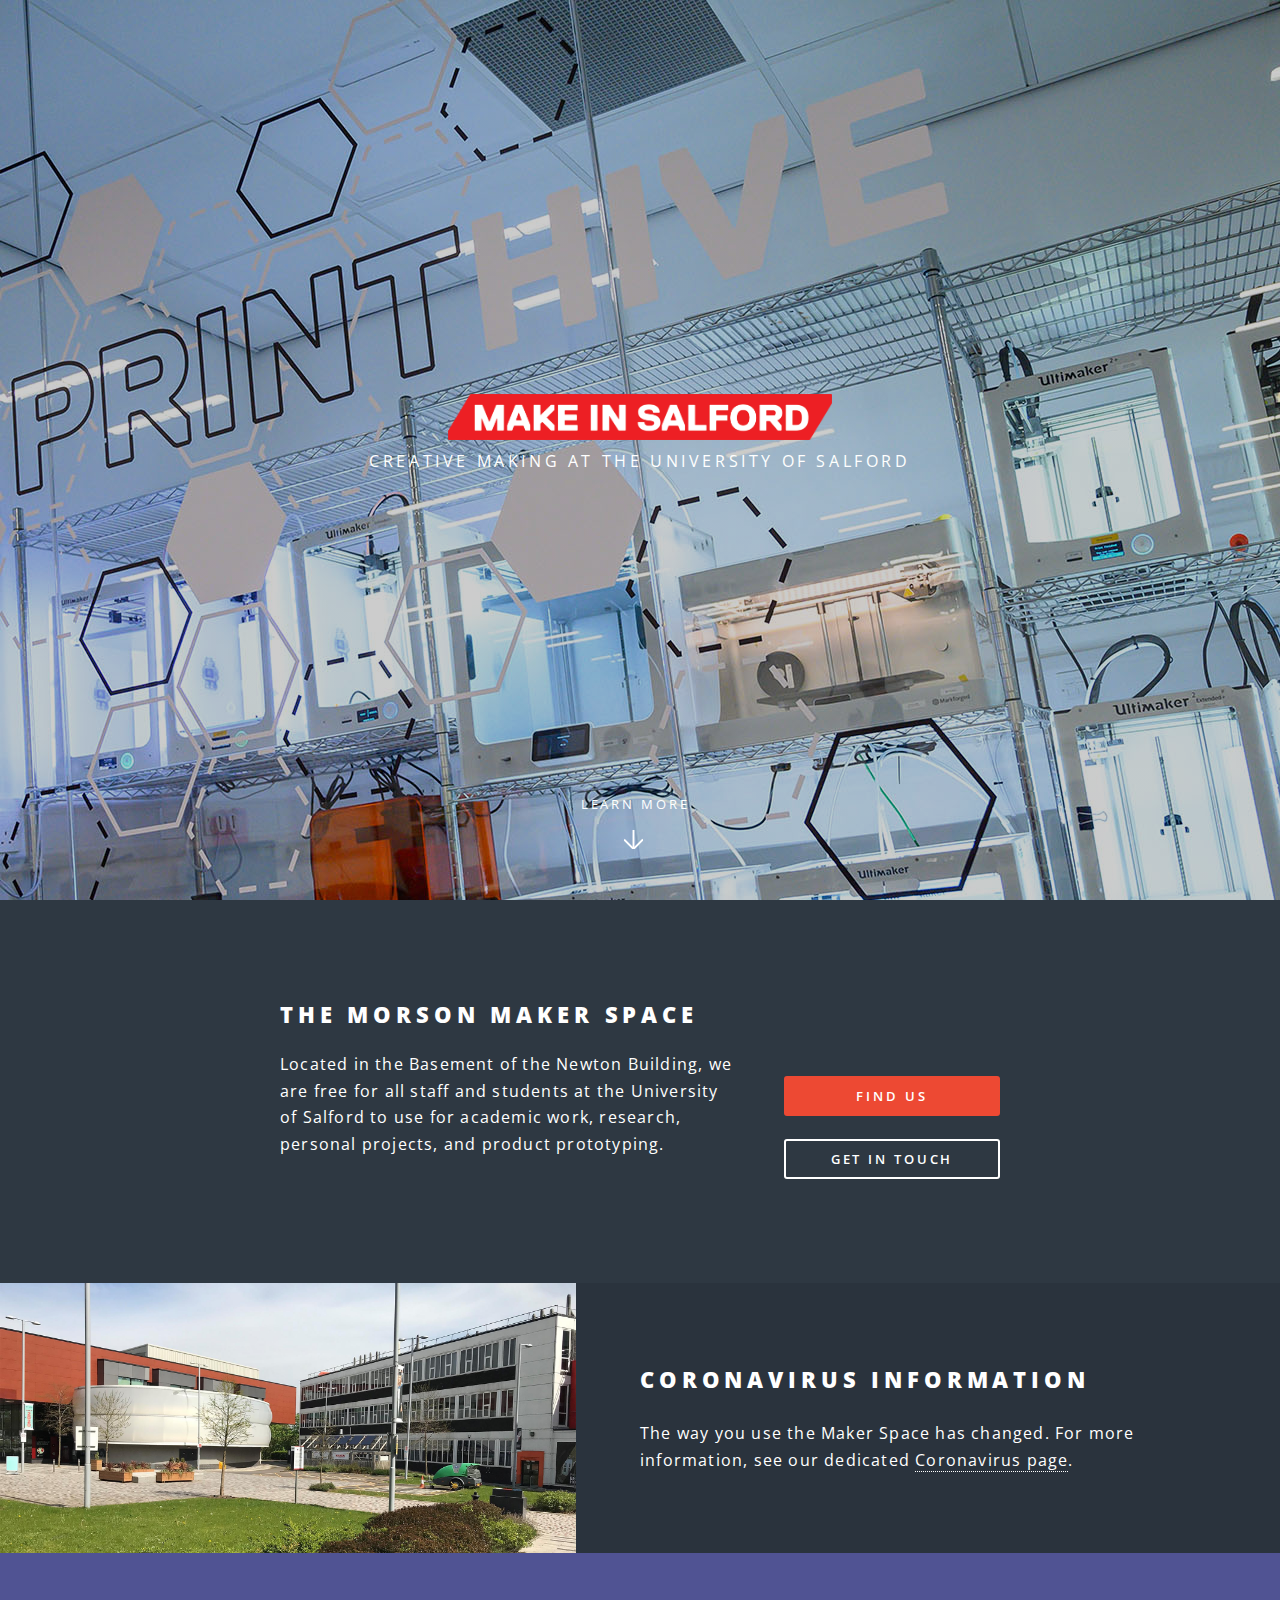
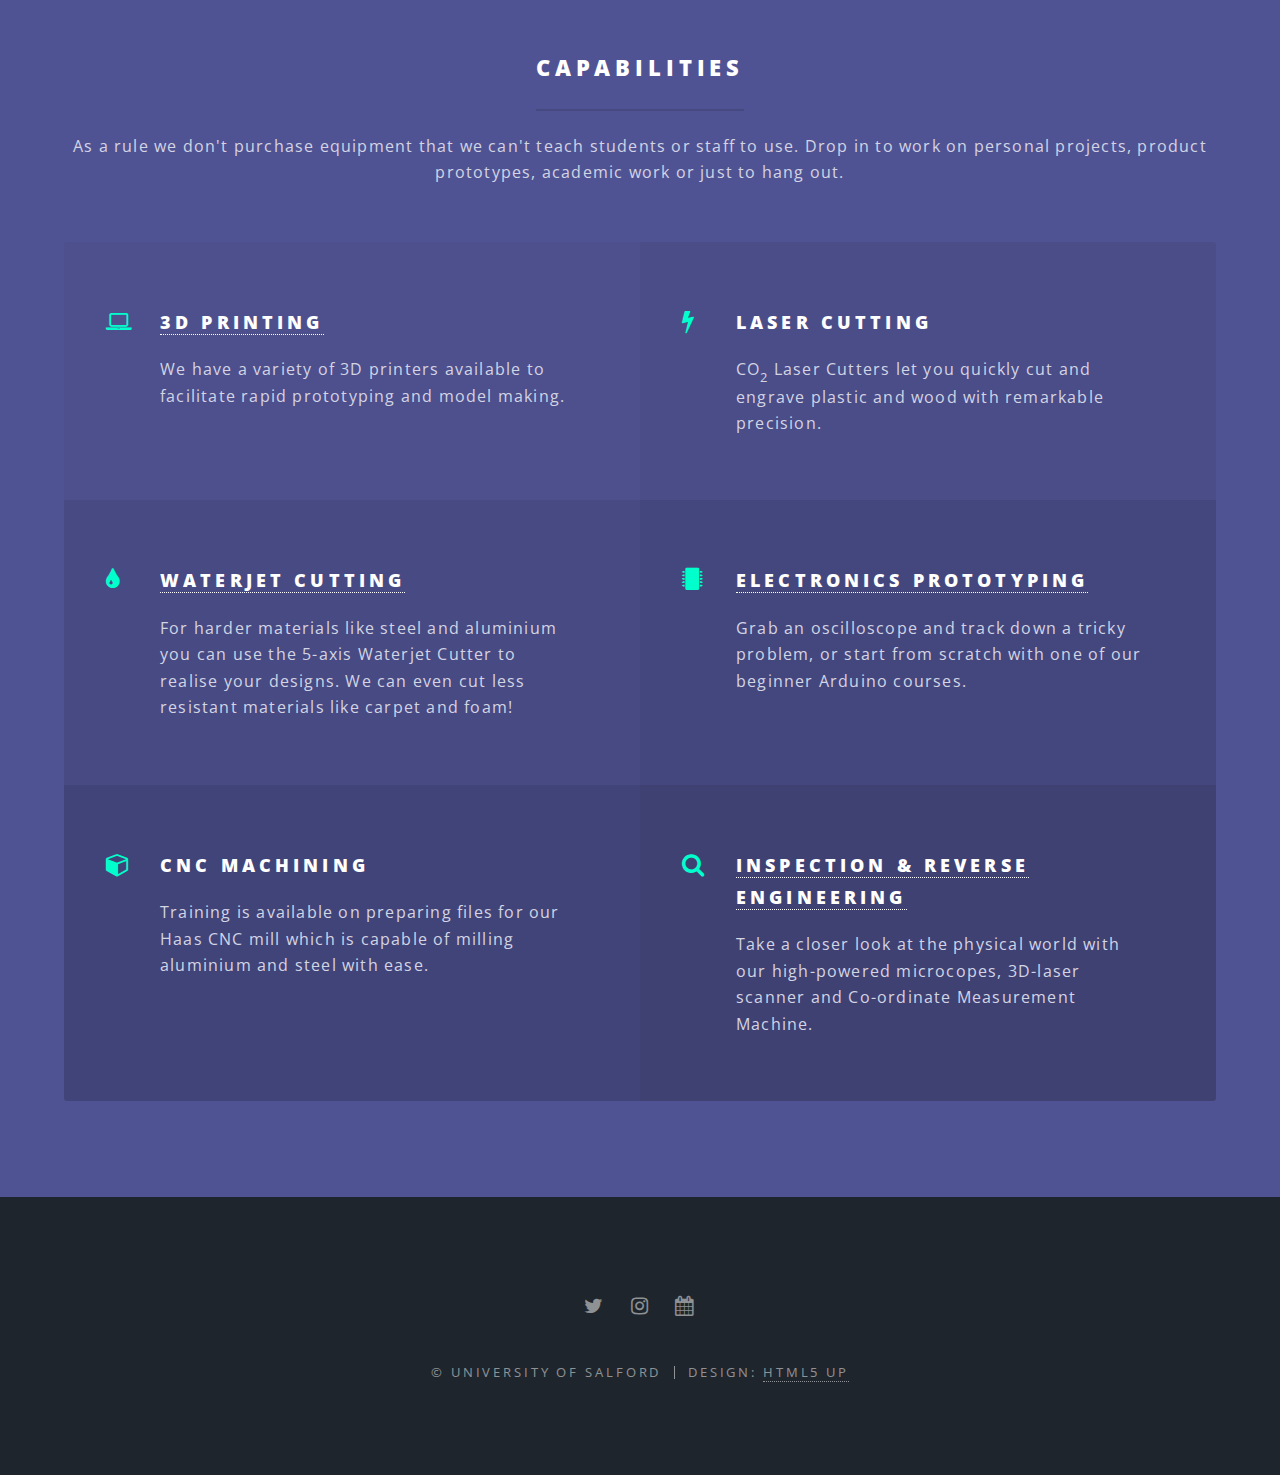
<file: index.html>
<!DOCTYPE HTML>
<!--
	Spectral by HTML5 UP
	html5up.net | @ajlkn
	Free for personal and commercial use under the CCA 3.0 license (html5up.net/license)
-->
<html>
	<head>
		<title>Make In Salford</title>
		<meta charset="utf-8" />
		<meta name="viewport" content="width=device-width, initial-scale=1, user-scalable=no" />
		<link rel="stylesheet" href="assets/css/main.css" />
		<noscript><link rel="stylesheet" href="assets/css/noscript.css" /></noscript>
	</head>
	<body class="landing">

		<!-- Page Wrapper -->
			<div id="page-wrapper">

				<!-- Header -->
					<header id="header" class="alt">
						<h1><a href="index.html">Make In Salford</a></h1>
						
					</header>

				<!-- Banner -->
					<section id="banner">
						<div class="inner">
							<img src="images/wordmark.png" width = "30%"/>
							<p>Creative making at the University of Salford</p>

						</div>
						<a href="#cta" class="more scrolly">Learn More</a>
					</section>

				<!-- One -->
					<section id="cta" class="wrapper style2">
						<div class="inner">
							<header>
								<h2>The Morson Maker Space</h2>
								<p>Located in the Basement of the Newton Building, we are free for all staff and students at the University of Salford to use for academic work, research, personal projects, and product prototyping. </p>
							</header>
							<ul class="actions stacked" style="margin-top:80px;">
								<li><a href="location.html" class="button fit primary">Find Us</a></li>
								<li><a href="mailto:makerspace@salford.ac.uk" class="button fit">Get in touch</a></li>
							</ul>
						</div>
					</section>

				<!-- Two -->
					<section id="two" class="wrapper alt style2">
						<section class="spotlight">
							<div class="image"><img src="images/banner-find.jpg" alt="" /></div><div class="content">
								<h2>Coronavirus Information</h2>
								<p>The way you use the Maker Space has changed. For more information, see our dedicated <a href="http://www.makeinsalford.co.uk/coronavirus/">Coronavirus page</a>.</p>
							</div>
						</section>

					</section>

				<!-- Three -->
					<section id="three" class="wrapper style3 special">
						<div class="inner">
							<header class="major">
								<h2>Capabilities</h2>
								<p>As a rule we don't purchase equipment that we can't teach students or staff to use. Drop in to work on personal projects, product prototypes, academic work or just to hang out.</p>
							</header>
							<ul class="features">

								<li class="icon fa-laptop">
									<h3><a href="3d-printing.html">3D Printing</a></h3>
									<p>We have a variety of 3D printers available to facilitate rapid prototyping and model making.</p>
								</li>
								<li class="icon fa-bolt">
									<h3>Laser Cutting</h3>
									<p>CO<sub>2</sub> Laser Cutters let you quickly cut and engrave plastic and wood with remarkable precision.</p>
								</li>
								<li class="icon fa-tint">
									<h3><a href="waterjet.html">Waterjet Cutting</a></h3>
									<p>For harder materials like steel and aluminium you can use the 5-axis Waterjet Cutter to realise your designs. We can even cut less resistant materials like carpet and foam!</p>
								</li>
								<li class="icon fa-microchip">
									<h3><a href="electronics.html">Electronics Prototyping</a></h3>
									<p>Grab an oscilloscope and track down a tricky problem, or start from scratch with one of our beginner Arduino courses.</p>
								</li>
<li class="icon fa-cube">
									<h3>CNC machining</h3>
									<p>Training is available on preparing files for our Haas CNC mill which is capable of milling aluminium and steel with ease.</p>
								</li>
									<li class="icon fa-search">
									  <h3><a href="inspection.html">Inspection &amp; Reverse Engineering</a></h3>
										<p>Take a closer look at the physical world with our high-powered microcopes, 3D-laser scanner and Co-ordinate Measurement Machine.</p>
								</li>

							</ul>
						</div>
					</section>

				<!-- Footer -->
					<footer id="footer">
						<ul class="icons">
							<li><a href="https://twitter.com/makeinsalford" class="icon fa-twitter"><span class="label">Twitter</span></a></li>
							<li><a href="https://instagram.com/makeinsalford" class="icon fa-instagram"><span class="label">Instagram</span></a></li>
							<li><a href="https://makeinsalford.eventbrite.com" class="icon fa-calendar"><span class="label">Eventbrite</span></a></li>
						</ul>
						<ul class="copyright">
							<li>&copy; University of Salford</li><li>Design: <a href="http://html5up.net">HTML5 UP</a></li>
						</ul>
					</footer>

			</div>

		<!-- Scripts -->
			<script src="assets/js/jquery.min.js"></script>
			<script src="assets/js/jquery.scrollex.min.js"></script>
			<script src="assets/js/jquery.scrolly.min.js"></script>
			<script src="assets/js/browser.min.js"></script>
			<script src="assets/js/breakpoints.min.js"></script>
			<script src="assets/js/util.js"></script>
			<script src="assets/js/main.js"></script>

	</body>
</html>
</file>
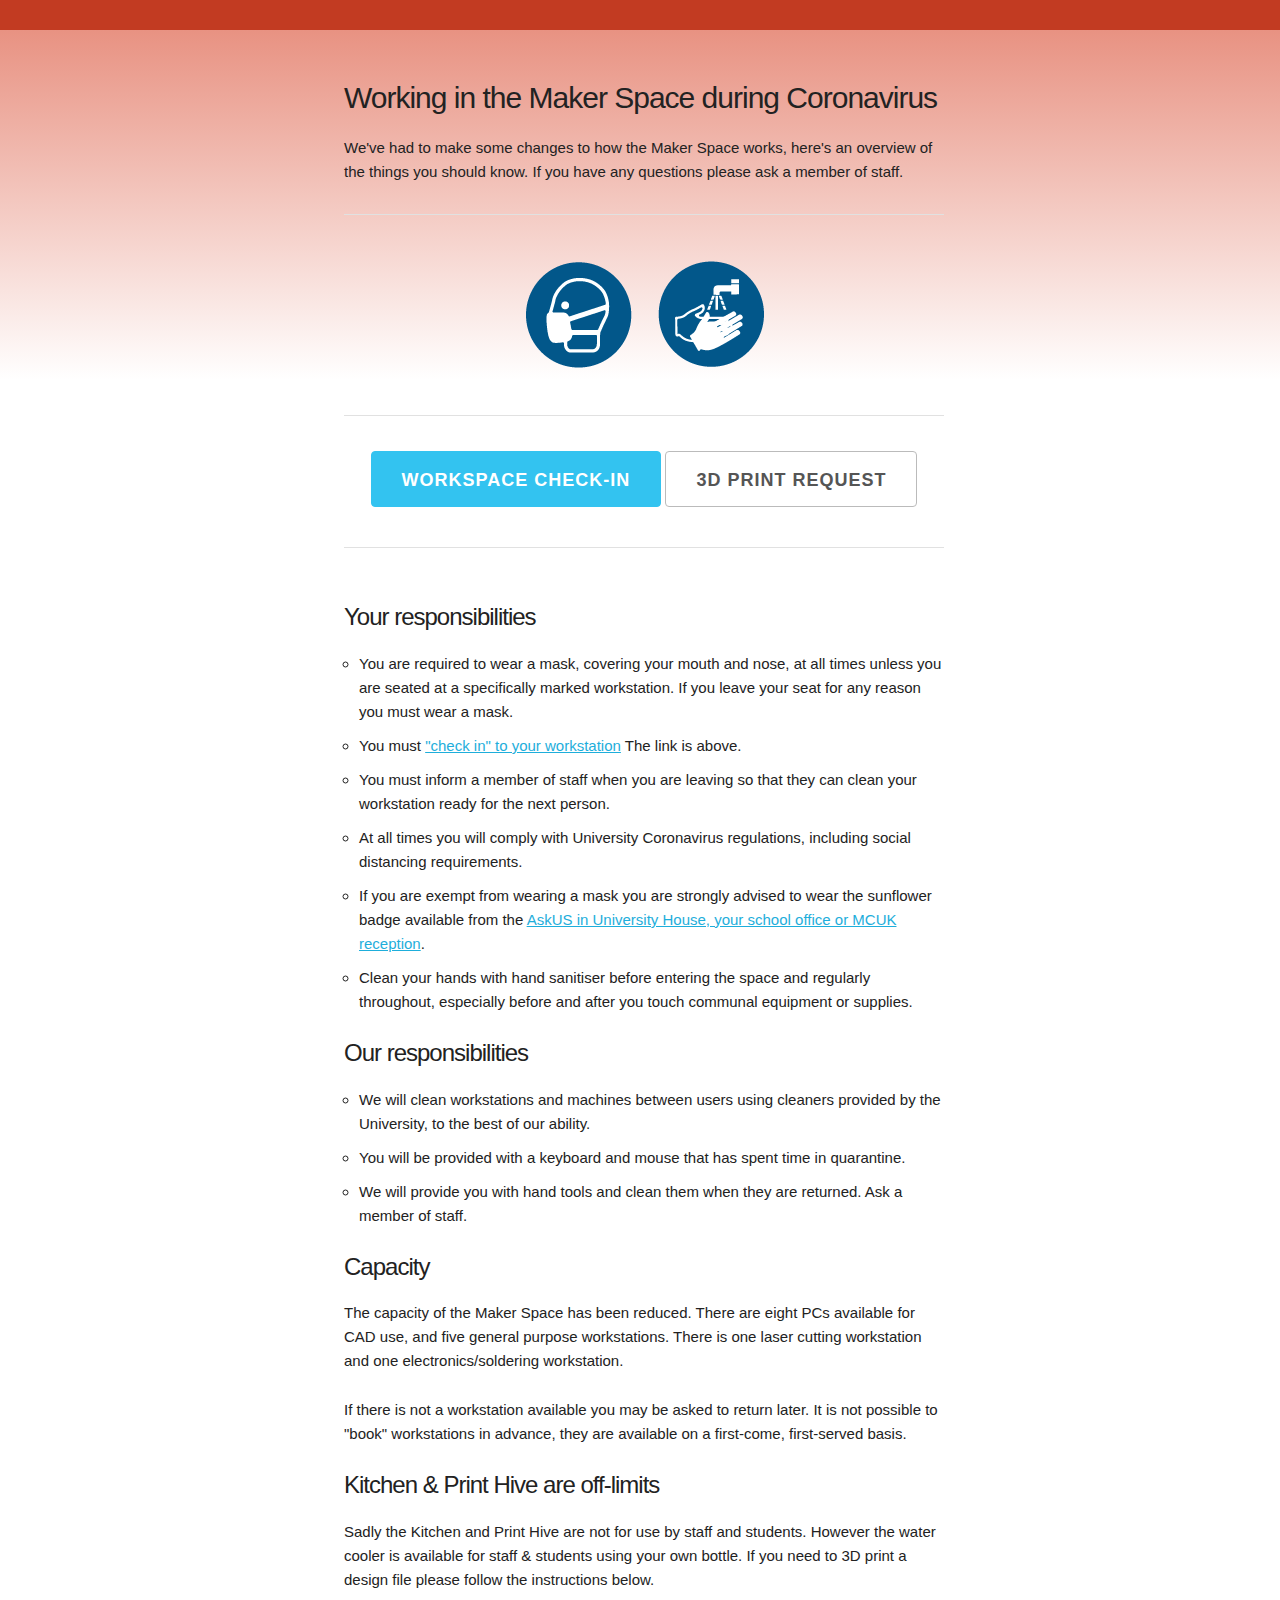
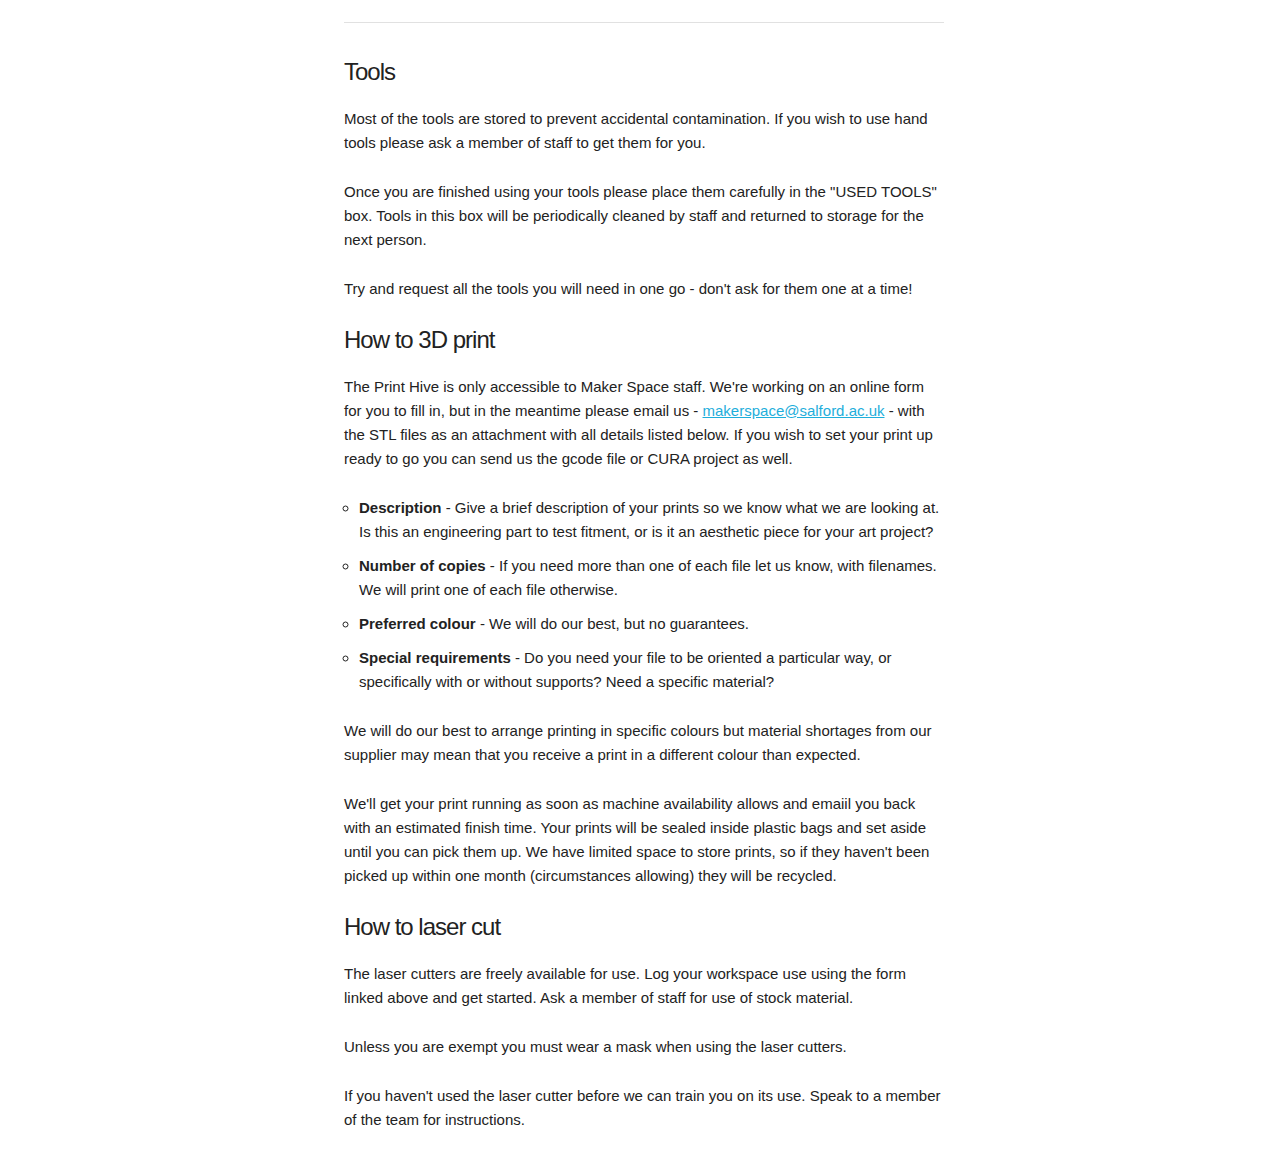
<file: coronavirus/index.html>
<!doctype html>
<html lang="en" class="high">
	<head>
		<meta charset="utf-8">
		<meta name="viewport" content="width=device-width, initial-scale=1">
		<title>Maker Space - Coronavirus</title>
		<!--<link href='//fonts.googleapis.com/css?family=Raleway:400,300,600' rel='stylesheet' type='text/css'>-->
		<link rel="stylesheet" href="assets/css/normalize.css">
		<link rel="stylesheet" href="assets/css/skeleton.css">
		<link rel="stylesheet" href="assets/css/mis.css">
	</head>
	<body >
		<!-- .container is main centered wrapper -->
		<div class="container">
			<!-- columns should be the immediate child of a .row -->
			<div class="row">
				<div class="twelve columns">
					<h1>Working in the Maker Space during Coronavirus</h1>
				</div>
			</div>
			<div class="row">
				<div class="twelve columns">We've had to make some changes to how the Maker Space works, here's an overview of the things you should know. If you have any questions please ask a member of staff.</div>
			</div>

			<div class="row">
				<div class="twelve columns" style="text-align: center">
<hr/>
						<img src="assets/img/pictograms/pictogram_ppe-dust-mask.png" alt="PPE: Mask" />
						<img src="assets/img/pictograms/pictogram_wash-hands.png" alt="Wash Your Hands" />
					<hr />
						<a class="button button-primary btn-lg" href="https://forms.office.com/Pages/ResponsePage.aspx?id=QCm1Zbb0vUGDPTAz7Lz24XBEIlkbWfJPkQOqMOha7ypUMUNaSkRITlVWM0dNMDFZS0wxQzVSRE4xVC4u" target="_new">WORKSPACE CHECK-IN</a>
						<a class="button btn-lg" href="#how-to-3d">3D PRINT REQUEST</a>
					<hr />
					</div>

				</div>

				<div class="twelve columns">
					<article>
<h2 id="storage-requirements">Your responsibilities</h2>

	<ul>
		<li>You are required to wear a mask, covering your mouth and nose, at all times unless you are seated at a specifically marked workstation. If you leave your seat for any reason you must wear a mask.</li>
		<li>You must <a href="https://forms.office.com/Pages/ResponsePage.aspx?id=QCm1Zbb0vUGDPTAz7Lz24XBEIlkbWfJPkQOqMOha7ypUMUNaSkRITlVWM0dNMDFZS0wxQzVSRE4xVC4u">"check in" to your workstation</a> The link is above.</li>
		<li>You must inform a member of staff when you are leaving so that they can clean your workstation ready for the next person.</li>
		<li>At all times you will comply with University Coronavirus regulations, including social distancing requirements.</li>
		<li>If you are exempt from wearing a mask you are strongly advised to wear the sunflower badge available from the <a href="https://testlivesalfordac.sharepoint.com/sites/UoS_Staff/SitePages/Return-to-Campus--what-you-need-to-know.aspx">AskUS in University House, your school office or MCUK reception</a>.</li>
		<li>Clean your hands with hand sanitiser before entering the space and regularly throughout, especially before and after you touch communal equipment or supplies.</li>
	</ul>

<h2 id="ppe">Our responsibilities</h2>
	<ul>
		<li>We will clean workstations and machines between users using cleaners provided by the University, to the best of our ability.</li>
		<li>You will be provided with a keyboard and mouse that has spent time in quarantine.</li>
		<li>We will provide you with hand tools and clean them when they are returned. Ask a member of staff.</li>
	</ul>
<h2 id="capacity">Capacity</h2>
<p>The capacity of the Maker Space has been reduced. There are eight PCs available for CAD use, and five general purpose workstations. There is one laser cutting workstation and one electronics/soldering workstation.</p>
<p>If there is not a workstation available you may be asked to return later. It is not possible to "book" workstations in advance, they are available on a first-come, first-served basis.</p>
<h2 id="kitchen">Kitchen &amp; Print Hive are off-limits</h2>
	<p>Sadly the Kitchen and Print Hive are not for use by staff and students. However the water cooler is available for staff & students using your own bottle. If you need to 3D print a design file please follow the instructions below.</p>
<hr/>
<h2 id="tools">Tools</h2>
<p>Most of the tools are stored to prevent accidental contamination. If you wish to use hand tools please ask a member of staff to get them for you.</p>
<p>Once you are finished using your tools please place them carefully in the "USED TOOLS" box. Tools in this box will be periodically cleaned by staff and returned to storage for the next person.</p>
<p>Try and request all the tools you will need in one go - don't ask for them one at a time!</p>
</hr />
<h2 id="how-to-3d">How to 3D print</h2>
	<p>The Print Hive is only accessible to Maker Space staff. We're working on an online form for you to fill in, but in the meantime please email us - <a href="mailto:makerspace@salford.ac.uk?subject=3D%20Print%20Request&body=Description:%0D%0A%0D%0ANumber%20of%20copies:%0D%0A%0D%0APreferred%20colour:%0D%0A%0D%0ASpecial%20requirements:%0D%0A%0D%0A">makerspace@salford.ac.uk</a> - with the STL files as an attachment with all details listed below. If you wish to set your print up ready to go you can send us the gcode file or CURA project as well.</p>
	<ul>
		<li><strong>Description</strong> - Give a brief description of your prints so we know what we are looking at. Is this an engineering part to test fitment, or is it an aesthetic piece for your art project?</li>
		<li><strong>Number of copies</strong> - If you need more than one of each file let us know, with filenames. We will print one of each file otherwise. </li>
		<li><strong>Preferred colour</strong> - We will do our best, but no guarantees.</li>
		<li><strong>Special requirements</strong> - Do you need your file to be oriented a particular way, or specifically with or without supports? Need a specific material?</li>
	</ul>
	<p>We will do our best to arrange printing in specific colours but material shortages from our supplier may mean that you receive a print in a different colour than expected.</p>
	<p>We'll get your print running as soon as machine availability allows and emaiil you back with an estimated finish time. Your prints will be sealed inside plastic bags and set aside until you can pick them up. We have limited space to store prints, so if they haven't been picked up within one month (circumstances allowing) they will be recycled.</p>
<h2 id="laser-cutting">How to laser cut</h2>
	<p>The laser cutters are freely available for use. Log your workspace use using the form linked above and get started. Ask a member of staff for use of stock material.</p>
	<p>Unless you are exempt you must wear a mask when using the laser cutters.</p>
	<p>If you haven't used the laser cutter before we can train you on its use. Speak to a member of the team for instructions.</p>
</article>
				</div>
			</div>
		</div>
	</body>
</html>
</file>
<file: assets/css/noscript.css>
/*
	Spectral by HTML5 UP
	html5up.net | @ajlkn
	Free for personal and commercial use under the CCA 3.0 license (html5up.net/license)
*/

/* Banner */

	body.is-preload #banner h2 {
		-moz-transform: none;
		-webkit-transform: none;
		-ms-transform: none;
		transform: none;
		opacity: 1;
	}

		body.is-preload #banner h2:before, body.is-preload #banner h2:after {
			width: 100%;
		}

	body.is-preload #banner .more {
		-moz-transform: none;
		-webkit-transform: none;
		-ms-transform: none;
		transform: none;
		opacity: 1;
	}

	body.is-preload #banner:after {
		opacity: 0;
	}
</file>
<file: coronavirus/assets/css/skeleton.css>
/*
* Skeleton V2.0.4
* Copyright 2014, Dave Gamache
* www.getskeleton.com
* Free to use under the MIT license.
* http://www.opensource.org/licenses/mit-license.php
* 12/29/2014
*/


/* Table of contents
––––––––––––––––––––––––––––––––––––––––––––––––––
- Grid
- Base Styles
- Typography
- Links
- Buttons
- Forms
- Lists
- Code
- Tables
- Spacing
- Utilities
- Clearing
- Media Queries
*/


/* Grid
–––––––––––––––––––––––––––––––––––––––––––––––––– */
.container {
  position: relative;
  width: 100%;
  height: 100%;
  max-width: 600px;
  margin: 0 auto;
  padding: 0 20px;
  box-sizing: border-box; }
.column,
.columns {
  width: 100%;
  float: left;
  box-sizing: border-box; }

  /* For devices larger than 400px */
  @media (min-width: 400px) {
    .container {
      width: 85%;
      padding: 0; }
  }

/* For devices larger than 650px */
@media (min-width: 650px) {
  .container {
    width: 85%; }
  .column,
  .columns {
    margin-left: 4%; }
  .column:first-child,
  .columns:first-child {
    margin-left: 0; }

  .one.column,
  .one.columns                    { width: 4.66666666667%; }
  .two.columns                    { width: 13.3333333333%; }
  .three.columns                  { width: 22%;            }
  .four.columns                   { width: 30.6666666667%; }
  .five.columns                   { width: 39.3333333333%; }
  .six.columns                    { width: 48%;            }
  .seven.columns                  { width: 56.6666666667%; }
  .eight.columns                  { width: 65.3333333333%; }
  .nine.columns                   { width: 74.0%;          }
  .ten.columns                    { width: 82.6666666667%; }
  .eleven.columns                 { width: 91.3333333333%; }
  .twelve.columns                 { width: 100%; margin-left: 0; }

  .one-third.column               { width: 30.6666666667%; }
  .two-thirds.column              { width: 65.3333333333%; }

  .one-half.column                { width: 48%; }

  /* Offsets */
  .offset-by-one.column,
  .offset-by-one.columns          { margin-left: 8.66666666667%; }
  .offset-by-two.column,
  .offset-by-two.columns          { margin-left: 17.3333333333%; }
  .offset-by-three.column,
  .offset-by-three.columns        { margin-left: 26%;            }
  .offset-by-four.column,
  .offset-by-four.columns         { margin-left: 34.6666666667%; }
  .offset-by-five.column,
  .offset-by-five.columns         { margin-left: 43.3333333333%; }
  .offset-by-six.column,
  .offset-by-six.columns          { margin-left: 52%;            }
  .offset-by-seven.column,
  .offset-by-seven.columns        { margin-left: 60.6666666667%; }
  .offset-by-eight.column,
  .offset-by-eight.columns        { margin-left: 69.3333333333%; }
  .offset-by-nine.column,
  .offset-by-nine.columns         { margin-left: 78.0%;          }
  .offset-by-ten.column,
  .offset-by-ten.columns          { margin-left: 86.6666666667%; }
  .offset-by-eleven.column,
  .offset-by-eleven.columns       { margin-left: 95.3333333333%; }

  .offset-by-one-third.column,
  .offset-by-one-third.columns    { margin-left: 34.6666666667%; }
  .offset-by-two-thirds.column,
  .offset-by-two-thirds.columns   { margin-left: 69.3333333333%; }

  .offset-by-one-half.column,
  .offset-by-one-half.columns     { margin-left: 52%; }

}


/* Base Styles
–––––––––––––––––––––––––––––––––––––––––––––––––– */
/* NOTE
html is set to 62.5% so that all the REM measurements throughout Skeleton
are based on 10px sizing. So basically 1.5rem = 15px :) */
html {
  font-size: 62.5%; }
body {
  font-size: 1.5em; /* currently ems cause chrome bug misinterpreting rems on body element */
  line-height: 1.6;
  font-weight: 500;
  font-family: "HelveticaNeue", "Helvetica Neue", Helvetica, Arial, sans-serif;
  color: #222; }


/* Typography
–––––––––––––––––––––––––––––––––––––––––––––––––– */
h1, h2, h3, h4, h5, h6 {
  margin-top: 2rem;
  margin-bottom: 2rem;
  font-weight: 500; }
h1 { font-size: 2.4rem; line-height: 1.2;  letter-spacing: -.1rem;}
h2 { font-size: 1.8rem; line-height: 1.2; letter-spacing: -.1rem; }
h3 { font-size: 1.8rem; line-height: 1.0;  letter-spacing: -.1rem; }
h4 { font-size: 1.8rem; line-height: 1.0; letter-spacing: -.08rem; }
h5 { font-size: 1.8rem; line-height: 1.0;  letter-spacing: -.05rem; }
h6 { font-size: 1.5rem; line-height: 1.0;  letter-spacing: 0; }

/* Larger than phablet */
@media (min-width: 550px) {
  h1 { font-size: 3.0rem; }
  h2 { font-size: 2.4rem; }
  h3 { font-size: 1.8rem; }
  h4 { font-size: 1.8rem; }
  h5 { font-size: 1.8rem; }
  h6 { font-size: 1.5rem; }
}

p {
  margin-top: 0; }


/* Links
–––––––––––––––––––––––––––––––––––––––––––––––––– */
a {
  color: #1EAEDB; }
a:hover {
  color: #0FA0CE; }


/* Buttons
–––––––––––––––––––––––––––––––––––––––––––––––––– */
.button,
button,
input[type="submit"],
input[type="reset"],
input[type="button"] {
  display: inline-block;
  height: 56px;
  padding: 0 30px;
  color: #555;
  text-align: center;
  font-size: 18px;
  font-weight: 800;
  line-height: 56px;
  letter-spacing: .1rem;
  text-transform: uppercase;
  text-decoration: none;
  white-space: nowrap;
  background-color: transparent;
  border-radius: 4px;
  border: 1px solid #bbb;
  cursor: pointer;
  box-sizing: border-box; }
.button:hover,
button:hover,
input[type="submit"]:hover,
input[type="reset"]:hover,
input[type="button"]:hover,
.button:focus,
button:focus,
input[type="submit"]:focus,
input[type="reset"]:focus,
input[type="button"]:focus {
  color: #333;
  border-color: #888;
  outline: 0; }
.button.button-primary,
button.button-primary,
input[type="submit"].button-primary,
input[type="reset"].button-primary,
input[type="button"].button-primary {
  color: #FFF;
  background-color: #33C3F0;
  border-color: #33C3F0; }
.button.button-primary:hover,
button.button-primary:hover,
input[type="submit"].button-primary:hover,
input[type="reset"].button-primary:hover,
input[type="button"].button-primary:hover,
.button.button-primary:focus,
button.button-primary:focus,
input[type="submit"].button-primary:focus,
input[type="reset"].button-primary:focus,
input[type="button"].button-primary:focus {
  color: #FFF;
  background-color: #1EAEDB;
  border-color: #1EAEDB; }


/* Forms
–––––––––––––––––––––––––––––––––––––––––––––––––– */
input[type="email"],
input[type="number"],
input[type="search"],
input[type="text"],
input[type="tel"],
input[type="url"],
input[type="password"],
textarea,
select {
  height: 38px;
  padding: 6px 10px; /* The 6px vertically centers text on FF, ignored by Webkit */
  background-color: #fff;
  border: 1px solid #D1D1D1;
  border-radius: 4px;
  box-shadow: none;
  box-sizing: border-box; }
/* Removes awkward default styles on some inputs for iOS */
input[type="email"],
input[type="number"],
input[type="search"],
input[type="text"],
input[type="tel"],
input[type="url"],
input[type="password"],
textarea {
  -webkit-appearance: none;
     -moz-appearance: none;
          appearance: none; }
textarea {
  min-height: 65px;
  padding-top: 6px;
  padding-bottom: 6px; }
input[type="email"]:focus,
input[type="number"]:focus,
input[type="search"]:focus,
input[type="text"]:focus,
input[type="tel"]:focus,
input[type="url"]:focus,
input[type="password"]:focus,
textarea:focus,
select:focus {
  border: 1px solid #33C3F0;
  outline: 0; }
label,
legend {
  display: block;
  margin-bottom: .5rem;
  font-weight: 600; }
fieldset {
  padding: 0;
  border-width: 0; }
input[type="checkbox"],
input[type="radio"] {
  display: inline; }
label > .label-body {
  display: inline-block;
  margin-left: .5rem;
  font-weight: normal; }


/* Lists
–––––––––––––––––––––––––––––––––––––––––––––––––– */
ul {
  list-style: circle outside; }
ol {
  list-style: decimal outside; }
ol, ul {
  padding-left: 0;
  margin-top: 0;
margin-left: 1.5rem; }
ul ul,
ul ol,
ol ol,
ol ul {
  margin: 1.5rem 0 1.5rem 3rem;
  font-size: 90%; }
li {
  margin-bottom: 1rem; }


/* Code
–––––––––––––––––––––––––––––––––––––––––––––––––– */
code {
  padding: .2rem .5rem;
  margin: 0 .2rem;
  font-size: 90%;
  white-space: nowrap;
  background: #F1F1F1;
  border: 1px solid #E1E1E1;
  border-radius: 4px; }
pre > code {
  display: block;
  padding: 1rem 1.5rem;
  white-space: pre; }


/* Tables
–––––––––––––––––––––––––––––––––––––––––––––––––– */
th,
td {
  padding: 12px 15px;
  text-align: left;
  border-bottom: 1px solid #E1E1E1; }
th:first-child,
td:first-child {
  padding-left: 0; }
th:last-child,
td:last-child {
  padding-right: 0; }


/* Spacing
–––––––––––––––––––––––––––––––––––––––––––––––––– */
button,
.button {
  margin-bottom: 1rem; }
input,
textarea,
select,
fieldset {
  margin-bottom: 1.5rem; }
pre,
blockquote,
dl,
figure,
table,
p,
ul,
ol,
form {
  margin-bottom: 2.5rem; }


/* Utilities
–––––––––––––––––––––––––––––––––––––––––––––––––– */
.u-full-width {
  width: 100%;
  box-sizing: border-box; }
.u-max-full-width {
  max-width: 100%;
  box-sizing: border-box; }
.u-pull-right {
  float: right; }
.u-pull-left {
  float: left; }


/* Misc
–––––––––––––––––––––––––––––––––––––––––––––––––– */
hr {
  margin-top: 3rem;
  margin-bottom: 3.5rem;
  border-width: 0;
  border-top: 1px solid #E1E1E1; }


/* Clearing
–––––––––––––––––––––––––––––––––––––––––––––––––– */

/* Self Clearing Goodness */
.container:after,
.row:after,
.u-cf {
  content: "";
  display: table;
  clear: both; }


/* Media Queries
–––––––––––––––––––––––––––––––––––––––––––––––––– */
/*
Note: The best way to structure the use of media queries is to create the queries
near the relevant code. For example, if you wanted to change the styles for buttons
on small devices, paste the mobile query code up in the buttons section and style it
there.
*/


/* Larger than mobile */
@media (min-width: 400px) {}

/* Larger than phablet (also point when grid becomes active) */
@media (min-width: 550px) {}

/* Larger than tablet */
@media (min-width: 750px) {}

/* Larger than desktop */
@media (min-width: 1000px) {}

/* Larger than Desktop HD */
@media (min-width: 1200px) {}
</file>
<file: coronavirus/assets/css/mis.css>
.high {
  border-top: solid;
  border-width: 30px;
  border-color: #c23b22;
  padding-left: 8px;
  background: rgb(232,146,130);
  background: linear-gradient(180deg, rgba(232,146,130,1) 0%, rgba(255,255,255,1) 350px);
}
.moderate {
  border-top: solid;
  border-width: 30px;
  border-color: #fddd5c;
  padding-left: 8px;
  background: #ffeead;
  background: -moz-linear-gradient(top,  #ffeead 0%, #ffffff 350px);
  background: -webkit-linear-gradient(top,  #ffeead 0%,#ffffff 350px);
  background: linear-gradient(to bottom,  #ffeead 0%,#ffffff 350px);
  filter: progid:DXImageTransform.Microsoft.gradient( startColorstr='#ffeead', endColorstr='#ffffff',GradientType=0 );
}
.low {
  border-top: solid;
  border-width: 30px;
  border-color: #77dd77;
  padding-left: 8px;
  background-repeat: no-repeat;
  background-attachment: fixed;

  background: rgb(255,255,255,1);
background: linear-gradient(180deg, rgba(190,228,190,1) 0%, rgba(255,255,255,1) 350px);
}
.restricted-use {
  background-color: #c23b22;
  color: #ffffff;
  padding-left: 20px;
  padding-right: 20px;
}
.training-videos {
  background-color: #77dd77;
}
.ppe-hazard {
  text-align: center;

}
.ppe-hazard img {
  width: 80px;
  height: 80px;
}


.risk-level {
  text-align: right;
  vertical-align: middle;
  display: inline-block;
}
body {
  margin: 0px;
  padding-top: 30px;
}
footer {
  margin-top: 20px;
  margin-bottom: 20px;

}
</file>
<file: assets/css/main.css>
@import url(font-awesome.min.css);
@import url("https://fonts.googleapis.com/css?family=Open+Sans:400,400italic,600,600italic,800,800italic");

/*
	Spectral by HTML5 UP
	html5up.net | @ajlkn
	Free for personal and commercial use under the CCA 3.0 license (html5up.net/license)
*/

html, body, div, span, applet, object,
iframe, h1, h2, h3, h4, h5, h6, p, blockquote,
pre, a, abbr, acronym, address, big, cite,
code, del, dfn, em, img, ins, kbd, q, s, samp,
small, strike, strong, sub, sup, tt, var, b,
u, i, center, dl, dt, dd, ol, ul, li, fieldset,
form, label, legend, table, caption, tbody,
tfoot, thead, tr, th, td, article, aside,
canvas, details, embed, figure, figcaption,
footer, header, hgroup, menu, nav, output, ruby,
section, summary, time, mark, audio, video {
	margin: 0;
	padding: 0;
	border: 0;
	font-size: 100%;
	font: inherit;
	vertical-align: baseline;}

article, aside, details, figcaption, figure,
footer, header, hgroup, menu, nav, section {
	display: block;}

body {
	line-height: 1;
}

ol, ul {
	list-style: none;
}

blockquote, q {
	quotes: none;
}

	blockquote:before, blockquote:after, q:before, q:after {
		content: '';
		content: none;
	}

table {
	border-collapse: collapse;
	border-spacing: 0;
}

body {
	-webkit-text-size-adjust: none;
}

mark {
	background-color: transparent;
	color: inherit;
}

input::-moz-focus-inner {
	border: 0;
	padding: 0;
}

input, select, textarea {
	-moz-appearance: none;
	-webkit-appearance: none;
	-ms-appearance: none;
	appearance: none;
}

/* Basic */

	@-ms-viewport {
		width: device-width;
	}

	html {
		box-sizing: border-box;
	}

	*, *:before, *:after {
		box-sizing: inherit;
	}

	body {
		background: #2e3842;
	}

		body.is-preload *, body.is-preload *:before, body.is-preload *:after {
			-moz-animation: none !important;
			-webkit-animation: none !important;
			-ms-animation: none !important;
			animation: none !important;
			-moz-transition: none !important;
			-webkit-transition: none !important;
			-ms-transition: none !important;
			transition: none !important;
		}

	body, input, select, textarea {
		color: #fff;
		font-family: "Open Sans", Helvetica, sans-serif;
		font-size: 15pt;
		font-weight: 400;
		letter-spacing: 0.075em;
		line-height: 1.65em;
	}

		@media screen and (max-width: 1680px) {

			body, input, select, textarea {
				font-size: 13pt;
			}

		}

		@media screen and (max-width: 1280px) {

			body, input, select, textarea {
				font-size: 12pt;
			}

		}

		@media screen and (max-width: 736px) {

			body, input, select, textarea {
				font-size: 11pt;
				letter-spacing: 0.0375em;
			}

		}

	a {
		-moz-transition: color 0.2s ease, border-bottom-color 0.2s ease;
		-webkit-transition: color 0.2s ease, border-bottom-color 0.2s ease;
		-ms-transition: color 0.2s ease, border-bottom-color 0.2s ease;
		transition: color 0.2s ease, border-bottom-color 0.2s ease;
		border-bottom: dotted 1px;
		color: inherit;
		text-decoration: none;
	}

		a:hover {
			border-bottom-color: transparent;
		}

	strong, b {
		color: #fff;
		font-weight: 600;
	}

	em, i {
		font-style: italic;
	}

	p {
		margin: 0 0 2em 0;
	}

	h1, h2, h3, h4, h5, h6 {
		color: #fff;
		font-weight: 800;
		letter-spacing: 0.225em;
		line-height: 1em;
		margin: 0 0 1em 0;
		text-transform: uppercase;
	}

		h1 a, h2 a, h3 a, h4 a, h5 a, h6 a {
			color: inherit;
			text-decoration: none;
		}

	h2 {
		font-size: 1.35em;
		line-height: 1.75em;
	}

		@media screen and (max-width: 736px) {

			h2 {
				font-size: 1.1em;
				line-height: 1.65em;
			}

		}

	h3 {
		font-size: 1.15em;
		line-height: 1.75em;
	}

		@media screen and (max-width: 736px) {

			h3 {
				font-size: 1em;
				line-height: 1.65em;
			}

		}

	h4 {
		font-size: 1em;
		line-height: 1.5em;
	}

	h5 {
		font-size: 0.8em;
		line-height: 1.5em;
	}

	h6 {
		font-size: 0.7em;
		line-height: 1.5em;
	}

	sub {
		font-size: 0.8em;
		position: relative;
		top: 0.5em;
	}

	sup {
		font-size: 0.8em;
		position: relative;
		top: -0.5em;
	}

	hr {
		border: 0;
		border-bottom: solid 2px #fff;
		margin: 3em 0;
	}

		hr.major {
			margin: 4.5em 0;
		}

	blockquote {
		border-left: solid 4px #fff;
		font-style: italic;
		margin: 0 0 2em 0;
		padding: 0.5em 0 0.5em 2em;
	}

	code {
		background: rgba(144, 144, 144, 0.25);
		border-radius: 3px;
		font-family: "Courier New", monospace;
		font-size: 0.9em;
		letter-spacing: 0;
		margin: 0 0.25em;
		padding: 0.25em 0.65em;
	}

	pre {
		-webkit-overflow-scrolling: touch;
		font-family: "Courier New", monospace;
		font-size: 0.9em;
		margin: 0 0 2em 0;
	}

		pre code {
			display: block;
			line-height: 1.75em;
			padding: 1em 1.5em;
			overflow-x: auto;
		}

	.align-left {
		text-align: left;
	}

	.align-center {
		text-align: center;
	}

	.align-right {
		text-align: right;
	}

/* Row */

	.row {
		display: flex;
		flex-wrap: wrap;
		box-sizing: border-box;
		align-items: stretch;
	}

		.row > * {
			box-sizing: border-box;
		}

		.row.gtr-uniform > * > :last-child {
			margin-bottom: 0;
		}

		.row.aln-left {
			justify-content: flex-start;
		}

		.row.aln-center {
			justify-content: center;
		}

		.row.aln-right {
			justify-content: flex-end;
		}

		.row.aln-top {
			align-items: flex-start;
		}

		.row.aln-middle {
			align-items: center;
		}

		.row.aln-bottom {
			align-items: flex-end;
		}

		.row > .imp {
			order: -1;
		}

		.row > .col-1 {
			width: 8.3333333333%;
		}

		.row > .off-1 {
			margin-left: 8.3333333333%;
		}

		.row > .col-2 {
			width: 16.6666666667%;
		}

		.row > .off-2 {
			margin-left: 16.6666666667%;
		}

		.row > .col-3 {
			width: 25%;
		}

		.row > .off-3 {
			margin-left: 25%;
		}

		.row > .col-4 {
			width: 33.3333333333%;
		}

		.row > .off-4 {
			margin-left: 33.3333333333%;
		}

		.row > .col-5 {
			width: 41.6666666667%;
		}

		.row > .off-5 {
			margin-left: 41.6666666667%;
		}

		.row > .col-6 {
			width: 50%;
		}

		.row > .off-6 {
			margin-left: 50%;
		}

		.row > .col-7 {
			width: 58.3333333333%;
		}

		.row > .off-7 {
			margin-left: 58.3333333333%;
		}

		.row > .col-8 {
			width: 66.6666666667%;
		}

		.row > .off-8 {
			margin-left: 66.6666666667%;
		}

		.row > .col-9 {
			width: 75%;
		}

		.row > .off-9 {
			margin-left: 75%;
		}

		.row > .col-10 {
			width: 83.3333333333%;
		}

		.row > .off-10 {
			margin-left: 83.3333333333%;
		}

		.row > .col-11 {
			width: 91.6666666667%;
		}

		.row > .off-11 {
			margin-left: 91.6666666667%;
		}

		.row > .col-12 {
			width: 100%;
		}

		.row > .off-12 {
			margin-left: 100%;
		}

		.row.gtr-0 {
			margin-top: 0;
			margin-left: 0em;
		}

			.row.gtr-0 > * {
				padding: 0 0 0 0em;
			}

			.row.gtr-0.gtr-uniform {
				margin-top: 0em;
			}

				.row.gtr-0.gtr-uniform > * {
					padding-top: 0em;
				}

		.row.gtr-25 {
			margin-top: 0;
			margin-left: -0.375em;
		}

			.row.gtr-25 > * {
				padding: 0 0 0 0.375em;
			}

			.row.gtr-25.gtr-uniform {
				margin-top: -0.375em;
			}

				.row.gtr-25.gtr-uniform > * {
					padding-top: 0.375em;
				}

		.row.gtr-50 {
			margin-top: 0;
			margin-left: -0.75em;
		}

			.row.gtr-50 > * {
				padding: 0 0 0 0.75em;
			}

			.row.gtr-50.gtr-uniform {
				margin-top: -0.75em;
			}

				.row.gtr-50.gtr-uniform > * {
					padding-top: 0.75em;
				}

		.row {
			margin-top: 0;
			margin-left: -1.5em;
		}

			.row > * {
				padding: 0 0 0 1.5em;
			}

			.row.gtr-uniform {
				margin-top: -1.5em;
			}

				.row.gtr-uniform > * {
					padding-top: 1.5em;
				}

		.row.gtr-150 {
			margin-top: 0;
			margin-left: -2.25em;
		}

			.row.gtr-150 > * {
				padding: 0 0 0 2.25em;
			}

			.row.gtr-150.gtr-uniform {
				margin-top: -2.25em;
			}

				.row.gtr-150.gtr-uniform > * {
					padding-top: 2.25em;
				}

		.row.gtr-200 {
			margin-top: 0;
			margin-left: -3em;
		}

			.row.gtr-200 > * {
				padding: 0 0 0 3em;
			}

			.row.gtr-200.gtr-uniform {
				margin-top: -3em;
			}

				.row.gtr-200.gtr-uniform > * {
					padding-top: 3em;
				}

		@media screen and (max-width: 1680px) {

			.row {
				display: flex;
				flex-wrap: wrap;
				box-sizing: border-box;
				align-items: stretch;
			}

				.row > * {
					box-sizing: border-box;
				}

				.row.gtr-uniform > * > :last-child {
					margin-bottom: 0;
				}

				.row.aln-left {
					justify-content: flex-start;
				}

				.row.aln-center {
					justify-content: center;
				}

				.row.aln-right {
					justify-content: flex-end;
				}

				.row.aln-top {
					align-items: flex-start;
				}

				.row.aln-middle {
					align-items: center;
				}

				.row.aln-bottom {
					align-items: flex-end;
				}

				.row > .imp-xlarge {
					order: -1;
				}

				.row > .col-1-xlarge {
					width: 8.3333333333%;
				}

				.row > .off-1-xlarge {
					margin-left: 8.3333333333%;
				}

				.row > .col-2-xlarge {
					width: 16.6666666667%;
				}

				.row > .off-2-xlarge {
					margin-left: 16.6666666667%;
				}

				.row > .col-3-xlarge {
					width: 25%;
				}

				.row > .off-3-xlarge {
					margin-left: 25%;
				}

				.row > .col-4-xlarge {
					width: 33.3333333333%;
				}

				.row > .off-4-xlarge {
					margin-left: 33.3333333333%;
				}

				.row > .col-5-xlarge {
					width: 41.6666666667%;
				}

				.row > .off-5-xlarge {
					margin-left: 41.6666666667%;
				}

				.row > .col-6-xlarge {
					width: 50%;
				}

				.row > .off-6-xlarge {
					margin-left: 50%;
				}

				.row > .col-7-xlarge {
					width: 58.3333333333%;
				}

				.row > .off-7-xlarge {
					margin-left: 58.3333333333%;
				}

				.row > .col-8-xlarge {
					width: 66.6666666667%;
				}

				.row > .off-8-xlarge {
					margin-left: 66.6666666667%;
				}

				.row > .col-9-xlarge {
					width: 75%;
				}

				.row > .off-9-xlarge {
					margin-left: 75%;
				}

				.row > .col-10-xlarge {
					width: 83.3333333333%;
				}

				.row > .off-10-xlarge {
					margin-left: 83.3333333333%;
				}

				.row > .col-11-xlarge {
					width: 91.6666666667%;
				}

				.row > .off-11-xlarge {
					margin-left: 91.6666666667%;
				}

				.row > .col-12-xlarge {
					width: 100%;
				}

				.row > .off-12-xlarge {
					margin-left: 100%;
				}

				.row.gtr-0 {
					margin-top: 0;
					margin-left: 0em;
				}

					.row.gtr-0 > * {
						padding: 0 0 0 0em;
					}

					.row.gtr-0.gtr-uniform {
						margin-top: 0em;
					}

						.row.gtr-0.gtr-uniform > * {
							padding-top: 0em;
						}

				.row.gtr-25 {
					margin-top: 0;
					margin-left: -0.375em;
				}

					.row.gtr-25 > * {
						padding: 0 0 0 0.375em;
					}

					.row.gtr-25.gtr-uniform {
						margin-top: -0.375em;
					}

						.row.gtr-25.gtr-uniform > * {
							padding-top: 0.375em;
						}

				.row.gtr-50 {
					margin-top: 0;
					margin-left: -0.75em;
				}

					.row.gtr-50 > * {
						padding: 0 0 0 0.75em;
					}

					.row.gtr-50.gtr-uniform {
						margin-top: -0.75em;
					}

						.row.gtr-50.gtr-uniform > * {
							padding-top: 0.75em;
						}

				.row {
					margin-top: 0;
					margin-left: -1.5em;
				}

					.row > * {
						padding: 0 0 0 1.5em;
					}

					.row.gtr-uniform {
						margin-top: -1.5em;
					}

						.row.gtr-uniform > * {
							padding-top: 1.5em;
						}

				.row.gtr-150 {
					margin-top: 0;
					margin-left: -2.25em;
				}

					.row.gtr-150 > * {
						padding: 0 0 0 2.25em;
					}

					.row.gtr-150.gtr-uniform {
						margin-top: -2.25em;
					}

						.row.gtr-150.gtr-uniform > * {
							padding-top: 2.25em;
						}

				.row.gtr-200 {
					margin-top: 0;
					margin-left: -3em;
				}

					.row.gtr-200 > * {
						padding: 0 0 0 3em;
					}

					.row.gtr-200.gtr-uniform {
						margin-top: -3em;
					}

						.row.gtr-200.gtr-uniform > * {
							padding-top: 3em;
						}

		}

		@media screen and (max-width: 1280px) {

			.row {
				display: flex;
				flex-wrap: wrap;
				box-sizing: border-box;
				align-items: stretch;
			}

				.row > * {
					box-sizing: border-box;
				}

				.row.gtr-uniform > * > :last-child {
					margin-bottom: 0;
				}

				.row.aln-left {
					justify-content: flex-start;
				}

				.row.aln-center {
					justify-content: center;
				}

				.row.aln-right {
					justify-content: flex-end;
				}

				.row.aln-top {
					align-items: flex-start;
				}

				.row.aln-middle {
					align-items: center;
				}

				.row.aln-bottom {
					align-items: flex-end;
				}

				.row > .imp-large {
					order: -1;
				}

				.row > .col-1-large {
					width: 8.3333333333%;
				}

				.row > .off-1-large {
					margin-left: 8.3333333333%;
				}

				.row > .col-2-large {
					width: 16.6666666667%;
				}

				.row > .off-2-large {
					margin-left: 16.6666666667%;
				}

				.row > .col-3-large {
					width: 25%;
				}

				.row > .off-3-large {
					margin-left: 25%;
				}

				.row > .col-4-large {
					width: 33.3333333333%;
				}

				.row > .off-4-large {
					margin-left: 33.3333333333%;
				}

				.row > .col-5-large {
					width: 41.6666666667%;
				}

				.row > .off-5-large {
					margin-left: 41.6666666667%;
				}

				.row > .col-6-large {
					width: 50%;
				}

				.row > .off-6-large {
					margin-left: 50%;
				}

				.row > .col-7-large {
					width: 58.3333333333%;
				}

				.row > .off-7-large {
					margin-left: 58.3333333333%;
				}

				.row > .col-8-large {
					width: 66.6666666667%;
				}

				.row > .off-8-large {
					margin-left: 66.6666666667%;
				}

				.row > .col-9-large {
					width: 75%;
				}

				.row > .off-9-large {
					margin-left: 75%;
				}

				.row > .col-10-large {
					width: 83.3333333333%;
				}

				.row > .off-10-large {
					margin-left: 83.3333333333%;
				}

				.row > .col-11-large {
					width: 91.6666666667%;
				}

				.row > .off-11-large {
					margin-left: 91.6666666667%;
				}

				.row > .col-12-large {
					width: 100%;
				}

				.row > .off-12-large {
					margin-left: 100%;
				}

				.row.gtr-0 {
					margin-top: 0;
					margin-left: 0em;
				}

					.row.gtr-0 > * {
						padding: 0 0 0 0em;
					}

					.row.gtr-0.gtr-uniform {
						margin-top: 0em;
					}

						.row.gtr-0.gtr-uniform > * {
							padding-top: 0em;
						}

				.row.gtr-25 {
					margin-top: 0;
					margin-left: -0.375em;
				}

					.row.gtr-25 > * {
						padding: 0 0 0 0.375em;
					}

					.row.gtr-25.gtr-uniform {
						margin-top: -0.375em;
					}

						.row.gtr-25.gtr-uniform > * {
							padding-top: 0.375em;
						}

				.row.gtr-50 {
					margin-top: 0;
					margin-left: -0.75em;
				}

					.row.gtr-50 > * {
						padding: 0 0 0 0.75em;
					}

					.row.gtr-50.gtr-uniform {
						margin-top: -0.75em;
					}

						.row.gtr-50.gtr-uniform > * {
							padding-top: 0.75em;
						}

				.row {
					margin-top: 0;
					margin-left: -1.5em;
				}

					.row > * {
						padding: 0 0 0 1.5em;
					}

					.row.gtr-uniform {
						margin-top: -1.5em;
					}

						.row.gtr-uniform > * {
							padding-top: 1.5em;
						}

				.row.gtr-150 {
					margin-top: 0;
					margin-left: -2.25em;
				}

					.row.gtr-150 > * {
						padding: 0 0 0 2.25em;
					}

					.row.gtr-150.gtr-uniform {
						margin-top: -2.25em;
					}

						.row.gtr-150.gtr-uniform > * {
							padding-top: 2.25em;
						}

				.row.gtr-200 {
					margin-top: 0;
					margin-left: -3em;
				}

					.row.gtr-200 > * {
						padding: 0 0 0 3em;
					}

					.row.gtr-200.gtr-uniform {
						margin-top: -3em;
					}

						.row.gtr-200.gtr-uniform > * {
							padding-top: 3em;
						}

		}

		@media screen and (max-width: 980px) {

			.row {
				display: flex;
				flex-wrap: wrap;
				box-sizing: border-box;
				align-items: stretch;
			}

				.row > * {
					box-sizing: border-box;
				}

				.row.gtr-uniform > * > :last-child {
					margin-bottom: 0;
				}

				.row.aln-left {
					justify-content: flex-start;
				}

				.row.aln-center {
					justify-content: center;
				}

				.row.aln-right {
					justify-content: flex-end;
				}

				.row.aln-top {
					align-items: flex-start;
				}

				.row.aln-middle {
					align-items: center;
				}

				.row.aln-bottom {
					align-items: flex-end;
				}

				.row > .imp-medium {
					order: -1;
				}

				.row > .col-1-medium {
					width: 8.3333333333%;
				}

				.row > .off-1-medium {
					margin-left: 8.3333333333%;
				}

				.row > .col-2-medium {
					width: 16.6666666667%;
				}

				.row > .off-2-medium {
					margin-left: 16.6666666667%;
				}

				.row > .col-3-medium {
					width: 25%;
				}

				.row > .off-3-medium {
					margin-left: 25%;
				}

				.row > .col-4-medium {
					width: 33.3333333333%;
				}

				.row > .off-4-medium {
					margin-left: 33.3333333333%;
				}

				.row > .col-5-medium {
					width: 41.6666666667%;
				}

				.row > .off-5-medium {
					margin-left: 41.6666666667%;
				}

				.row > .col-6-medium {
					width: 50%;
				}

				.row > .off-6-medium {
					margin-left: 50%;
				}

				.row > .col-7-medium {
					width: 58.3333333333%;
				}

				.row > .off-7-medium {
					margin-left: 58.3333333333%;
				}

				.row > .col-8-medium {
					width: 66.6666666667%;
				}

				.row > .off-8-medium {
					margin-left: 66.6666666667%;
				}

				.row > .col-9-medium {
					width: 75%;
				}

				.row > .off-9-medium {
					margin-left: 75%;
				}

				.row > .col-10-medium {
					width: 83.3333333333%;
				}

				.row > .off-10-medium {
					margin-left: 83.3333333333%;
				}

				.row > .col-11-medium {
					width: 91.6666666667%;
				}

				.row > .off-11-medium {
					margin-left: 91.6666666667%;
				}

				.row > .col-12-medium {
					width: 100%;
				}

				.row > .off-12-medium {
					margin-left: 100%;
				}

				.row.gtr-0 {
					margin-top: 0;
					margin-left: 0em;
				}

					.row.gtr-0 > * {
						padding: 0 0 0 0em;
					}

					.row.gtr-0.gtr-uniform {
						margin-top: 0em;
					}

						.row.gtr-0.gtr-uniform > * {
							padding-top: 0em;
						}

				.row.gtr-25 {
					margin-top: 0;
					margin-left: -0.375em;
				}

					.row.gtr-25 > * {
						padding: 0 0 0 0.375em;
					}

					.row.gtr-25.gtr-uniform {
						margin-top: -0.375em;
					}

						.row.gtr-25.gtr-uniform > * {
							padding-top: 0.375em;
						}

				.row.gtr-50 {
					margin-top: 0;
					margin-left: -0.75em;
				}

					.row.gtr-50 > * {
						padding: 0 0 0 0.75em;
					}

					.row.gtr-50.gtr-uniform {
						margin-top: -0.75em;
					}

						.row.gtr-50.gtr-uniform > * {
							padding-top: 0.75em;
						}

				.row {
					margin-top: 0;
					margin-left: -1.5em;
				}

					.row > * {
						padding: 0 0 0 1.5em;
					}

					.row.gtr-uniform {
						margin-top: -1.5em;
					}

						.row.gtr-uniform > * {
							padding-top: 1.5em;
						}

				.row.gtr-150 {
					margin-top: 0;
					margin-left: -2.25em;
				}

					.row.gtr-150 > * {
						padding: 0 0 0 2.25em;
					}

					.row.gtr-150.gtr-uniform {
						margin-top: -2.25em;
					}

						.row.gtr-150.gtr-uniform > * {
							padding-top: 2.25em;
						}

				.row.gtr-200 {
					margin-top: 0;
					margin-left: -3em;
				}

					.row.gtr-200 > * {
						padding: 0 0 0 3em;
					}

					.row.gtr-200.gtr-uniform {
						margin-top: -3em;
					}

						.row.gtr-200.gtr-uniform > * {
							padding-top: 3em;
						}

		}

		@media screen and (max-width: 736px) {

			.row {
				display: flex;
				flex-wrap: wrap;
				box-sizing: border-box;
				align-items: stretch;
			}

				.row > * {
					box-sizing: border-box;
				}

				.row.gtr-uniform > * > :last-child {
					margin-bottom: 0;
				}

				.row.aln-left {
					justify-content: flex-start;
				}

				.row.aln-center {
					justify-content: center;
				}

				.row.aln-right {
					justify-content: flex-end;
				}

				.row.aln-top {
					align-items: flex-start;
				}

				.row.aln-middle {
					align-items: center;
				}

				.row.aln-bottom {
					align-items: flex-end;
				}

				.row > .imp-small {
					order: -1;
				}

				.row > .col-1-small {
					width: 8.3333333333%;
				}

				.row > .off-1-small {
					margin-left: 8.3333333333%;
				}

				.row > .col-2-small {
					width: 16.6666666667%;
				}

				.row > .off-2-small {
					margin-left: 16.6666666667%;
				}

				.row > .col-3-small {
					width: 25%;
				}

				.row > .off-3-small {
					margin-left: 25%;
				}

				.row > .col-4-small {
					width: 33.3333333333%;
				}

				.row > .off-4-small {
					margin-left: 33.3333333333%;
				}

				.row > .col-5-small {
					width: 41.6666666667%;
				}

				.row > .off-5-small {
					margin-left: 41.6666666667%;
				}

				.row > .col-6-small {
					width: 50%;
				}

				.row > .off-6-small {
					margin-left: 50%;
				}

				.row > .col-7-small {
					width: 58.3333333333%;
				}

				.row > .off-7-small {
					margin-left: 58.3333333333%;
				}

				.row > .col-8-small {
					width: 66.6666666667%;
				}

				.row > .off-8-small {
					margin-left: 66.6666666667%;
				}

				.row > .col-9-small {
					width: 75%;
				}

				.row > .off-9-small {
					margin-left: 75%;
				}

				.row > .col-10-small {
					width: 83.3333333333%;
				}

				.row > .off-10-small {
					margin-left: 83.3333333333%;
				}

				.row > .col-11-small {
					width: 91.6666666667%;
				}

				.row > .off-11-small {
					margin-left: 91.6666666667%;
				}

				.row > .col-12-small {
					width: 100%;
				}

				.row > .off-12-small {
					margin-left: 100%;
				}

				.row.gtr-0 {
					margin-top: 0;
					margin-left: 0em;
				}

					.row.gtr-0 > * {
						padding: 0 0 0 0em;
					}

					.row.gtr-0.gtr-uniform {
						margin-top: 0em;
					}

						.row.gtr-0.gtr-uniform > * {
							padding-top: 0em;
						}

				.row.gtr-25 {
					margin-top: 0;
					margin-left: -0.375em;
				}

					.row.gtr-25 > * {
						padding: 0 0 0 0.375em;
					}

					.row.gtr-25.gtr-uniform {
						margin-top: -0.375em;
					}

						.row.gtr-25.gtr-uniform > * {
							padding-top: 0.375em;
						}

				.row.gtr-50 {
					margin-top: 0;
					margin-left: -0.75em;
				}

					.row.gtr-50 > * {
						padding: 0 0 0 0.75em;
					}

					.row.gtr-50.gtr-uniform {
						margin-top: -0.75em;
					}

						.row.gtr-50.gtr-uniform > * {
							padding-top: 0.75em;
						}

				.row {
					margin-top: 0;
					margin-left: -1.5em;
				}

					.row > * {
						padding: 0 0 0 1.5em;
					}

					.row.gtr-uniform {
						margin-top: -1.5em;
					}

						.row.gtr-uniform > * {
							padding-top: 1.5em;
						}

				.row.gtr-150 {
					margin-top: 0;
					margin-left: -2.25em;
				}

					.row.gtr-150 > * {
						padding: 0 0 0 2.25em;
					}

					.row.gtr-150.gtr-uniform {
						margin-top: -2.25em;
					}

						.row.gtr-150.gtr-uniform > * {
							padding-top: 2.25em;
						}

				.row.gtr-200 {
					margin-top: 0;
					margin-left: -3em;
				}

					.row.gtr-200 > * {
						padding: 0 0 0 3em;
					}

					.row.gtr-200.gtr-uniform {
						margin-top: -3em;
					}

						.row.gtr-200.gtr-uniform > * {
							padding-top: 3em;
						}

		}

		@media screen and (max-width: 480px) {

			.row {
				display: flex;
				flex-wrap: wrap;
				box-sizing: border-box;
				align-items: stretch;
			}

				.row > * {
					box-sizing: border-box;
				}

				.row.gtr-uniform > * > :last-child {
					margin-bottom: 0;
				}

				.row.aln-left {
					justify-content: flex-start;
				}

				.row.aln-center {
					justify-content: center;
				}

				.row.aln-right {
					justify-content: flex-end;
				}

				.row.aln-top {
					align-items: flex-start;
				}

				.row.aln-middle {
					align-items: center;
				}

				.row.aln-bottom {
					align-items: flex-end;
				}

				.row > .imp-xsmall {
					order: -1;
				}

				.row > .col-1-xsmall {
					width: 8.3333333333%;
				}

				.row > .off-1-xsmall {
					margin-left: 8.3333333333%;
				}

				.row > .col-2-xsmall {
					width: 16.6666666667%;
				}

				.row > .off-2-xsmall {
					margin-left: 16.6666666667%;
				}

				.row > .col-3-xsmall {
					width: 25%;
				}

				.row > .off-3-xsmall {
					margin-left: 25%;
				}

				.row > .col-4-xsmall {
					width: 33.3333333333%;
				}

				.row > .off-4-xsmall {
					margin-left: 33.3333333333%;
				}

				.row > .col-5-xsmall {
					width: 41.6666666667%;
				}

				.row > .off-5-xsmall {
					margin-left: 41.6666666667%;
				}

				.row > .col-6-xsmall {
					width: 50%;
				}

				.row > .off-6-xsmall {
					margin-left: 50%;
				}

				.row > .col-7-xsmall {
					width: 58.3333333333%;
				}

				.row > .off-7-xsmall {
					margin-left: 58.3333333333%;
				}

				.row > .col-8-xsmall {
					width: 66.6666666667%;
				}

				.row > .off-8-xsmall {
					margin-left: 66.6666666667%;
				}

				.row > .col-9-xsmall {
					width: 75%;
				}

				.row > .off-9-xsmall {
					margin-left: 75%;
				}

				.row > .col-10-xsmall {
					width: 83.3333333333%;
				}

				.row > .off-10-xsmall {
					margin-left: 83.3333333333%;
				}

				.row > .col-11-xsmall {
					width: 91.6666666667%;
				}

				.row > .off-11-xsmall {
					margin-left: 91.6666666667%;
				}

				.row > .col-12-xsmall {
					width: 100%;
				}

				.row > .off-12-xsmall {
					margin-left: 100%;
				}

				.row.gtr-0 {
					margin-top: 0;
					margin-left: 0em;
				}

					.row.gtr-0 > * {
						padding: 0 0 0 0em;
					}

					.row.gtr-0.gtr-uniform {
						margin-top: 0em;
					}

						.row.gtr-0.gtr-uniform > * {
							padding-top: 0em;
						}

				.row.gtr-25 {
					margin-top: 0;
					margin-left: -0.375em;
				}

					.row.gtr-25 > * {
						padding: 0 0 0 0.375em;
					}

					.row.gtr-25.gtr-uniform {
						margin-top: -0.375em;
					}

						.row.gtr-25.gtr-uniform > * {
							padding-top: 0.375em;
						}

				.row.gtr-50 {
					margin-top: 0;
					margin-left: -0.75em;
				}

					.row.gtr-50 > * {
						padding: 0 0 0 0.75em;
					}

					.row.gtr-50.gtr-uniform {
						margin-top: -0.75em;
					}

						.row.gtr-50.gtr-uniform > * {
							padding-top: 0.75em;
						}

				.row {
					margin-top: 0;
					margin-left: -1.5em;
				}

					.row > * {
						padding: 0 0 0 1.5em;
					}

					.row.gtr-uniform {
						margin-top: -1.5em;
					}

						.row.gtr-uniform > * {
							padding-top: 1.5em;
						}

				.row.gtr-150 {
					margin-top: 0;
					margin-left: -2.25em;
				}

					.row.gtr-150 > * {
						padding: 0 0 0 2.25em;
					}

					.row.gtr-150.gtr-uniform {
						margin-top: -2.25em;
					}

						.row.gtr-150.gtr-uniform > * {
							padding-top: 2.25em;
						}

				.row.gtr-200 {
					margin-top: 0;
					margin-left: -3em;
				}

					.row.gtr-200 > * {
						padding: 0 0 0 3em;
					}

					.row.gtr-200.gtr-uniform {
						margin-top: -3em;
					}

						.row.gtr-200.gtr-uniform > * {
							padding-top: 3em;
						}

		}

/* Section/Article */

	section.special, article.special {
		text-align: center;
	}

	header p {
		color: rgba(255, 255, 255, 0.5);
		position: relative;
		top: -0.25em;
	}

	header h3 + p {
		font-size: 1.1em;
	}

	header h4 + p,
	header h5 + p,
	header h6 + p {
		font-size: 0.9em;
	}

	header.major {
		margin: 0 0 3.5em 0;
	}

		header.major h2, header.major h3, header.major h4, header.major h5, header.major h6 {
			border-bottom: solid 2px #fff;
			display: inline-block;
			padding-bottom: 1em;
			position: relative;
		}

			header.major h2:after, header.major h3:after, header.major h4:after, header.major h5:after, header.major h6:after {
				content: '';
				display: block;
				height: 1px;
			}

		header.major p {
			color: #fff;
			top: 0;
		}

		@media screen and (max-width: 736px) {

			header.major {
				margin: 0 0 2em 0;
			}

		}

	@media screen and (max-width: 980px) {

		header br {
			display: none;
		}

	}

/* Form */

	form {
		margin: 0 0 2em 0;
	}

	label {
		color: #fff;
		display: block;
		font-size: 0.9em;
		font-weight: 600;
		margin: 0 0 1em 0;
	}

	input[type="text"],
	input[type="password"],
	input[type="email"],
	select,
	textarea {
		-moz-appearance: none;
		-webkit-appearance: none;
		-ms-appearance: none;
		appearance: none;
		background-color: rgba(144, 144, 144, 0.25);
		border-radius: 3px;
		border: none;
		color: inherit;
		display: block;
		outline: 0;
		padding: 0 1em;
		text-decoration: none;
		width: 100%;
	}

		input[type="text"]:invalid,
		input[type="password"]:invalid,
		input[type="email"]:invalid,
		select:invalid,
		textarea:invalid {
			box-shadow: none;
		}

		input[type="text"]:focus,
		input[type="password"]:focus,
		input[type="email"]:focus,
		select:focus,
		textarea:focus {
			box-shadow: 0 0 0 2px #21b2a6;
		}

	select {
		background-size: 1.25em;
		background-repeat: no-repeat;
		background-position: calc(100% - 1em) center;
		height: 2.75em;
		padding-right: 2.75em;
		text-overflow: ellipsis;
	}

		select:focus::-ms-value {
			background-color: transparent;
		}

		select::-ms-expand {
			display: none;
		}

	input[type="text"],
	input[type="password"],
	input[type="email"],
	select {
		height: 2.75em;
	}

	textarea {
		padding: 0.75em 1em;
	}

	input[type="checkbox"],
	input[type="radio"] {
		-moz-appearance: none;
		-webkit-appearance: none;
		-ms-appearance: none;
		appearance: none;
		display: block;
		float: left;
		margin-right: -2em;
		opacity: 0;
		width: 1em;
		z-index: -1;
	}

		input[type="checkbox"] + label,
		input[type="radio"] + label {
			text-decoration: none;
			color: #fff;
			cursor: pointer;
			display: inline-block;
			font-size: 1em;
			font-weight: 400;
			padding-left: 2.4em;
			padding-right: 0.75em;
			position: relative;
		}

			input[type="checkbox"] + label:before,
			input[type="radio"] + label:before {
				-moz-osx-font-smoothing: grayscale;
				-webkit-font-smoothing: antialiased;
				font-family: FontAwesome;
				font-style: normal;
				font-weight: normal;
				text-transform: none !important;
			}

			input[type="checkbox"] + label:before,
			input[type="radio"] + label:before {
				background: rgba(144, 144, 144, 0.25);
				border-radius: 3px;
				content: '';
				display: inline-block;
				height: 1.65em;
				left: 0;
				line-height: 1.58125em;
				position: absolute;
				text-align: center;
				top: 0;
				width: 1.65em;
			}

		input[type="checkbox"]:checked + label:before,
		input[type="radio"]:checked + label:before {
			background: #2e3842;
			color: #fff;
			content: '\f00c';
		}

		input[type="checkbox"]:focus + label:before,
		input[type="radio"]:focus + label:before {
			box-shadow: 0 0 0 2px #21b2a6;
		}

	input[type="checkbox"] + label:before {
		border-radius: 3px;
	}

	input[type="radio"] + label:before {
		border-radius: 100%;
	}

	::-webkit-input-placeholder {
		color: rgba(255, 255, 255, 0.5) !important;
		opacity: 1.0;
	}

	:-moz-placeholder {
		color: rgba(255, 255, 255, 0.5) !important;
		opacity: 1.0;
	}

	::-moz-placeholder {
		color: rgba(255, 255, 255, 0.5) !important;
		opacity: 1.0;
	}

	:-ms-input-placeholder {
		color: rgba(255, 255, 255, 0.5) !important;
		opacity: 1.0;
	}

/* Box */

	.box {
		border-radius: 3px;
		border: solid 2px #fff;
		margin-bottom: 2em;
		padding: 1.5em;
	}

		.box > :last-child,
		.box > :last-child > :last-child,
		.box > :last-child > :last-child > :last-child {
			margin-bottom: 0;
		}

		.box.alt {
			border: 0;
			border-radius: 0;
			padding: 0;
		}

/* Icon */

	.icon {
		text-decoration: none;
		border-bottom: none;
		position: relative;
	}

		.icon:before {
			-moz-osx-font-smoothing: grayscale;
			-webkit-font-smoothing: antialiased;
			font-family: FontAwesome;
			font-style: normal;
			font-weight: normal;
			text-transform: none !important;
		}

		.icon > .label {
			display: none;
		}

		.icon.major {
			-moz-transform: rotate(-45deg);
			-webkit-transform: rotate(-45deg);
			-ms-transform: rotate(-45deg);
			transform: rotate(-45deg);
			border-radius: 3px;
			border: solid 2px #fff;
			display: inline-block;
			font-size: 1.35em;
			height: calc(3em + 2px);
			line-height: 3em;
			text-align: center;
			width: calc(3em + 2px);
		}

			.icon.major:before {
				-moz-transform: rotate(45deg);
				-webkit-transform: rotate(45deg);
				-ms-transform: rotate(45deg);
				transform: rotate(45deg);
				display: inline-block;
				font-size: 1.5em;
			}

			@media screen and (max-width: 736px) {

				.icon.major {
					font-size: 1em;
				}

			}

		.icon.style1 {
			color: #00ffcc;
		}

		.icon.style2 {
			color: #00f0ff;
		}

		.icon.style3 {
			color: #76ddff;
		}

/* Image */

	.image {
		border-radius: 3px;
		border: 0;
		display: inline-block;
		position: relative;
	}

		.image img {
			border-radius: 3px;
			display: block;
		}

		.image.left {
			float: left;
			margin: 0 2em 2em 0;
			top: 0.25em;
		}

		.image.right {
			float: right;
			margin: 0 0 2em 2em;
			top: 0.25em;
		}

		.image.left, .image.right {
			max-width: 40%;
		}

			.image.left img, .image.right img {
				width: 100%;
			}

		.image.fit {
			display: block;
			margin: 0 0 2em 0;
			width: 100%;
		}

			.image.fit img {
				width: 100%;
			}

/* List */

	ol {
		list-style: decimal;
		margin: 0 0 2em 0;
		padding-left: 1.25em;
	}

		ol li {
			padding-left: 0.25em;
		}

	ul {
		list-style: disc;
		margin: 0 0 2em 0;
		padding-left: 1em;
	}

		ul li {
			padding-left: 0.5em;
		}

		ul.alt {
			list-style: none;
			padding-left: 0;
		}

			ul.alt li {
				border-top: solid 1px #fff;
				padding: 0.5em 0;
			}

				ul.alt li:first-child {
					border-top: 0;
					padding-top: 0;
				}

	dl {
		margin: 0 0 2em 0;
	}

/* Actions */

	ul.actions {
		display: -moz-flex;
		display: -webkit-flex;
		display: -ms-flex;
		display: flex;
		cursor: default;
		list-style: none;
		margin-left: -1em;
		padding-left: 0;
	}

		ul.actions li {
			padding: 0 0 0 1em;
			vertical-align: middle;
		}

		ul.actions.special {
			-moz-justify-content: center;
			-webkit-justify-content: center;
			-ms-justify-content: center;
			justify-content: center;
			width: 100%;
			margin-left: 0;
		}

			ul.actions.special li:first-child {
				padding-left: 0;
			}

		ul.actions.stacked {
			-moz-flex-direction: column;
			-webkit-flex-direction: column;
			-ms-flex-direction: column;
			flex-direction: column;
			margin-left: 0;
		}

			ul.actions.stacked li {
				padding: 1em 0 0 0;
			}

				ul.actions.stacked li:first-child {
					padding-top: 0;
				}

		ul.actions.fit {
			width: calc(100% + 1em);
		}

			ul.actions.fit li {
				-moz-flex-grow: 1;
				-webkit-flex-grow: 1;
				-ms-flex-grow: 1;
				flex-grow: 1;
				-moz-flex-shrink: 1;
				-webkit-flex-shrink: 1;
				-ms-flex-shrink: 1;
				flex-shrink: 1;
				width: 100%;
			}

				ul.actions.fit li > * {
					width: 100%;
				}

			ul.actions.fit.stacked {
				width: 100%;
			}

		@media screen and (max-width: 480px) {

			ul.actions:not(.fixed) {
				-moz-flex-direction: column;
				-webkit-flex-direction: column;
				-ms-flex-direction: column;
				flex-direction: column;
				margin-left: 0;
				width: 100% !important;
			}

				ul.actions:not(.fixed) li {
					-moz-flex-grow: 1;
					-webkit-flex-grow: 1;
					-ms-flex-grow: 1;
					flex-grow: 1;
					-moz-flex-shrink: 1;
					-webkit-flex-shrink: 1;
					-ms-flex-shrink: 1;
					flex-shrink: 1;
					padding: 1em 0 0 0;
					text-align: center;
					width: 100%;
				}

					ul.actions:not(.fixed) li > * {
						width: 100%;
					}

					ul.actions:not(.fixed) li:first-child {
						padding-top: 0;
					}

					ul.actions:not(.fixed) li input[type="submit"],
					ul.actions:not(.fixed) li input[type="reset"],
					ul.actions:not(.fixed) li input[type="button"],
					ul.actions:not(.fixed) li button,
					ul.actions:not(.fixed) li .button {
						width: 100%;
					}

						ul.actions:not(.fixed) li input[type="submit"].icon:before,
						ul.actions:not(.fixed) li input[type="reset"].icon:before,
						ul.actions:not(.fixed) li input[type="button"].icon:before,
						ul.actions:not(.fixed) li button.icon:before,
						ul.actions:not(.fixed) li .button.icon:before {
							margin-left: -0.5em;
						}

		}

/* Icons */

	ul.icons {
		cursor: default;
		list-style: none;
		padding-left: 0;
	}

		ul.icons li {
			display: inline-block;
			padding: 0 1em 0 0;
		}

			ul.icons li:last-child {
				padding-right: 0 !important;
			}

		ul.icons.major {
			padding: 1em 0;
		}

			ul.icons.major li {
				padding-right: 3.5em;
			}

				@media screen and (max-width: 736px) {

					ul.icons.major li {
						padding: 0 1em !important;
					}

				}

/* Table */

	.table-wrapper {
		-webkit-overflow-scrolling: touch;
		overflow-x: auto;
	}

	table {
		margin: 0 0 2em 0;
		width: 100%;
	}

		table tbody tr {
			border: solid 1px #fff;
			border-left: 0;
			border-right: 0;
		}

			table tbody tr:nth-child(2n + 1) {
				background-color: rgba(144, 144, 144, 0.25);
			}

		table td {
			padding: 0.75em 0.75em;
		}

		table th {
			color: #fff;
			font-size: 0.9em;
			font-weight: 600;
			padding: 0 0.75em 0.75em 0.75em;
			text-align: left;
		}

		table thead {
			border-bottom: solid 2px #fff;
		}

		table tfoot {
			border-top: solid 2px #fff;
		}

		table.alt {
			border-collapse: separate;
		}

			table.alt tbody tr td {
				border: solid 1px #fff;
				border-left-width: 0;
				border-top-width: 0;
			}

				table.alt tbody tr td:first-child {
					border-left-width: 1px;
				}

			table.alt tbody tr:first-child td {
				border-top-width: 1px;
			}

			table.alt thead {
				border-bottom: 0;
			}

			table.alt tfoot {
				border-top: 0;
			}

/* Button */

	input[type="submit"],
	input[type="reset"],
	input[type="button"],
	button,
	.button {
		-moz-appearance: none;
		-webkit-appearance: none;
		-ms-appearance: none;
		appearance: none;
		-moz-transition: background-color 0.2s ease-in-out, color 0.2s ease-in-out;
		-webkit-transition: background-color 0.2s ease-in-out, color 0.2s ease-in-out;
		-ms-transition: background-color 0.2s ease-in-out, color 0.2s ease-in-out;
		transition: background-color 0.2s ease-in-out, color 0.2s ease-in-out;
		background-color: transparent;
		border-radius: 3px;
		border: 0;
		box-shadow: inset 0 0 0 2px #fff;
		color: #fff;
		cursor: pointer;
		display: inline-block;
		font-size: 0.8em;
		font-weight: 600;
		height: 3.125em;
		letter-spacing: 0.225em;
		line-height: 3.125em;
		max-width: 30em;
		padding: 0 2.75em;
		text-align: center;
		text-decoration: none;
		text-transform: uppercase;
		white-space: nowrap;
		overflow: hidden;
		text-overflow: ellipsis;
	}

		input[type="submit"]:hover,
		input[type="reset"]:hover,
		input[type="button"]:hover,
		button:hover,
		.button:hover {
			background-color: rgba(144, 144, 144, 0.25);
		}

		input[type="submit"]:active,
		input[type="reset"]:active,
		input[type="button"]:active,
		button:active,
		.button:active {
			background-color: rgba(144, 144, 144, 0.5);
		}

		input[type="submit"].icon:before,
		input[type="reset"].icon:before,
		input[type="button"].icon:before,
		button.icon:before,
		.button.icon:before {
			margin-right: 0.5em;
		}

		input[type="submit"].fit,
		input[type="reset"].fit,
		input[type="button"].fit,
		button.fit,
		.button.fit {
			width: 100%;
		}

		input[type="submit"].small,
		input[type="reset"].small,
		input[type="button"].small,
		button.small,
		.button.small {
			font-size: 0.8em;
		}

		input[type="submit"].large,
		input[type="reset"].large,
		input[type="button"].large,
		button.large,
		.button.large {
			font-size: 1.35em;
		}

		input[type="submit"].primary,
		input[type="reset"].primary,
		input[type="button"].primary,
		button.primary,
		.button.primary {
			background-color: #ed4933;
			box-shadow: none !important;
			color: #ffffff !important;
		}

			input[type="submit"].primary:hover,
			input[type="reset"].primary:hover,
			input[type="button"].primary:hover,
			button.primary:hover,
			.button.primary:hover {
				background-color: #ef5e4a !important;
			}

			input[type="submit"].primary:active,
			input[type="reset"].primary:active,
			input[type="button"].primary:active,
			button.primary:active,
			.button.primary:active {
				background-color: #eb341c !important;
			}

		input[type="submit"].disabled, input[type="submit"]:disabled,
		input[type="reset"].disabled,
		input[type="reset"]:disabled,
		input[type="button"].disabled,
		input[type="button"]:disabled,
		button.disabled,
		button:disabled,
		.button.disabled,
		.button:disabled {
			pointer-events: none;
			opacity: 0.25;
		}

		@media screen and (max-width: 736px) {

			input[type="submit"],
			input[type="reset"],
			input[type="button"],
			button,
			.button {
				height: 3.75em;
				line-height: 3.75em;
			}

		}

/* Features */

	.features {
		display: -moz-flex;
		display: -webkit-flex;
		display: -ms-flex;
		display: flex;
		-moz-flex-wrap: wrap;
		-webkit-flex-wrap: wrap;
		-ms-flex-wrap: wrap;
		flex-wrap: wrap;
		-moz-justify-content: center;
		-webkit-justify-content: center;
		-ms-justify-content: center;
		justify-content: center;
		list-style: none;
		padding: 0;
		width: 100%;
	}

		.features li {
			padding: 4em 4em 2em 6em ;
			display: block;
			position: relative;
			text-align: left;
			width: 50%;
		}

			.features li:nth-child(1) {
				background-color: rgba(0, 0, 0, 0.035);
			}

			.features li:nth-child(2) {
				background-color: rgba(0, 0, 0, 0.07);
			}

			.features li:nth-child(3) {
				background-color: rgba(0, 0, 0, 0.105);
			}

			.features li:nth-child(4) {
				background-color: rgba(0, 0, 0, 0.14);
			}

			.features li:nth-child(5) {
				background-color: rgba(0, 0, 0, 0.175);
			}

			.features li:nth-child(6) {
				background-color: rgba(0, 0, 0, 0.21);
			}

			.features li:nth-child(7) {
				background-color: rgba(0, 0, 0, 0.245);
			}

			.features li:nth-child(8) {
				background-color: rgba(0, 0, 0, 0.28);
			}

			.features li:nth-child(9) {
				background-color: rgba(0, 0, 0, 0.315);
			}

			.features li:nth-child(10) {
				background-color: rgba(0, 0, 0, 0.35);
			}

			.features li:before {
				display: block;
				color: #00ffcc;
				position: absolute;
				left: 1.75em;
				top: 2.75em;
				font-size: 1.5em;
			}

			.features li:nth-child(1) {
				border-top-left-radius: 3px;
			}

			.features li:nth-child(2) {
				border-top-right-radius: 3px;
			}

			.features li:nth-last-child(1) {
				border-bottom-right-radius: 3px;
			}

			.features li:nth-last-child(2) {
				border-bottom-left-radius: 3px;
			}

			@media screen and (max-width: 980px) {

				.features li {
					padding: 3em 2em 1em 2em ;
					text-align: center;
				}

					.features li:before {
						left: 0;
						margin: 0 0 1em 0;
						position: relative;
						top: 0;
					}

			}

			@media screen and (max-width: 736px) {

				.features li {
					padding: 3em 0 1em 0 ;
					background-color: transparent !important;
					border-top: solid 2px #fff;
					width: 100%;
				}

					.features li:first-child {
						border-top: 0;
					}

			}

/* Spotlight */

	.spotlight {
		-moz-align-items: center;
		-webkit-align-items: center;
		-ms-align-items: center;
		align-items: center;
		display: -moz-flex;
		display: -webkit-flex;
		display: -ms-flex;
		display: flex;
	}

		.spotlight .image {
			-moz-order: 1;
			-webkit-order: 1;
			-ms-order: 1;
			order: 1;
			border-radius: 0;
			width: 40%;
		}

			.spotlight .image img {
				border-radius: 0;
				width: 100%;
			}

		.spotlight .content {
			padding: 2em 4em 0.1em 4em ;
			-moz-order: 2;
			-webkit-order: 2;
			-ms-order: 2;
			order: 2;
			max-width: 48em;
			width: 60%;
		}

		.spotlight:nth-child(2n) {
			-moz-flex-direction: row-reverse;
			-webkit-flex-direction: row-reverse;
			-ms-flex-direction: row-reverse;
			flex-direction: row-reverse;
		}

		.spotlight:nth-child(1) {
			background-color: rgba(0, 0, 0, 0.075);
		}

		.spotlight:nth-child(2) {
			background-color: rgba(0, 0, 0, 0.15);
		}

		.spotlight:nth-child(3) {
			background-color: rgba(0, 0, 0, 0.225);
		}

		.spotlight:nth-child(4) {
			background-color: rgba(0, 0, 0, 0.3);
		}

		.spotlight:nth-child(5) {
			background-color: rgba(0, 0, 0, 0.375);
		}

		.spotlight:nth-child(6) {
			background-color: rgba(0, 0, 0, 0.45);
		}

		.spotlight:nth-child(7) {
			background-color: rgba(0, 0, 0, 0.525);
		}

		.spotlight:nth-child(8) {
			background-color: rgba(0, 0, 0, 0.6);
		}

		.spotlight:nth-child(9) {
			background-color: rgba(0, 0, 0, 0.675);
		}

		.spotlight:nth-child(10) {
			background-color: rgba(0, 0, 0, 0.75);
		}

		@media screen and (max-width: 1280px) {

			.spotlight .image {
				width: 45%;
			}

			.spotlight .content {
				width: 55%;
			}

		}

		@media screen and (max-width: 980px) {

			.spotlight {
				display: block;
			}

				.spotlight br {
					display: none;
				}

				.spotlight .image {
					width: 100%;
				}

				.spotlight .content {
					padding: 4em 3em 2em 3em ;
					max-width: none;
					text-align: center;
					width: 100%;
				}

		}

		@media screen and (max-width: 736px) {

			.spotlight .content {
				padding: 3em 2em 1em 2em ;
			}

		}

/* Wrapper */

	.wrapper {
		padding: 6em 0 4em 0 ;
	}

		.wrapper > .inner {
			width: 60em;
			margin: 0 auto;
		}

			@media screen and (max-width: 1280px) {

				.wrapper > .inner {
					width: 90%;
				}

			}

			@media screen and (max-width: 980px) {

				.wrapper > .inner {
					width: 100%;
				}

			}

		.wrapper.alt {
			padding: 0;
		}

		.wrapper.style1 {
			background-color: #21b2a6;
			color: #c8ece9;
		}

			.wrapper.style1 strong, .wrapper.style1 b {
				color: #ffffff;
			}

			.wrapper.style1 h2, .wrapper.style1 h3, .wrapper.style1 h4, .wrapper.style1 h5, .wrapper.style1 h6 {
				color: #ffffff;
			}

			.wrapper.style1 hr {
				border-color: rgba(0, 0, 0, 0.125);
			}

			.wrapper.style1 blockquote {
				border-color: rgba(0, 0, 0, 0.125);
			}

			.wrapper.style1 code {
				background: rgba(255, 255, 255, 0.075);
			}

			.wrapper.style1 header p {
				color: #a6e0db;
			}

			.wrapper.style1 header.major h2, .wrapper.style1 header.major h3, .wrapper.style1 header.major h4, .wrapper.style1 header.major h5, .wrapper.style1 header.major h6 {
				border-color: rgba(0, 0, 0, 0.125);
			}

			.wrapper.style1 header.major p {
				color: #c8ece9;
			}

			.wrapper.style1 label {
				color: #ffffff;
			}

			.wrapper.style1 input[type="text"],
			.wrapper.style1 input[type="password"],
			.wrapper.style1 input[type="email"],
			.wrapper.style1 select,
			.wrapper.style1 textarea {
				background-color: rgba(255, 255, 255, 0.075);
			}

			.wrapper.style1 select {
				background-image: url("data:image/svg+xml;charset=utf8,%3Csvg xmlns='http://www.w3.org/2000/svg' width='40' height='40' preserveAspectRatio='none' viewBox='0 0 40 40'%3E%3Cpath d='M9.4,12.3l10.4,10.4l10.4-10.4c0.2-0.2,0.5-0.4,0.9-0.4c0.3,0,0.6,0.1,0.9,0.4l3.3,3.3c0.2,0.2,0.4,0.5,0.4,0.9 c0,0.4-0.1,0.6-0.4,0.9L20.7,31.9c-0.2,0.2-0.5,0.4-0.9,0.4c-0.3,0-0.6-0.1-0.9-0.4L4.3,17.3c-0.2-0.2-0.4-0.5-0.4-0.9 c0-0.4,0.1-0.6,0.4-0.9l3.3-3.3c0.2-0.2,0.5-0.4,0.9-0.4S9.1,12.1,9.4,12.3z' fill='rgba(0, 0, 0, 0.125)' /%3E%3C/svg%3E");
			}

				.wrapper.style1 select option {
					color: #ffffff;
					background: #21b2a6;
				}

			.wrapper.style1 input[type="checkbox"] + label,
			.wrapper.style1 input[type="radio"] + label {
				color: #c8ece9;
			}

				.wrapper.style1 input[type="checkbox"] + label:before,
				.wrapper.style1 input[type="radio"] + label:before {
					background: rgba(255, 255, 255, 0.075);
				}

			.wrapper.style1 input[type="checkbox"]:checked + label:before,
			.wrapper.style1 input[type="radio"]:checked + label:before {
				background: #ffffff;
				color: #21b2a6;
			}

			.wrapper.style1 ::-webkit-input-placeholder {
				color: #a6e0db !important;
			}

			.wrapper.style1 :-moz-placeholder {
				color: #a6e0db !important;
			}

			.wrapper.style1 ::-moz-placeholder {
				color: #a6e0db !important;
			}

			.wrapper.style1 :-ms-input-placeholder {
				color: #a6e0db !important;
			}

			.wrapper.style1 .formerize-placeholder {
				color: #a6e0db !important;
			}

			.wrapper.style1 .icon.major {
				border-color: rgba(0, 0, 0, 0.125);
			}

			.wrapper.style1 ul.alt li {
				border-color: rgba(0, 0, 0, 0.125);
			}

			.wrapper.style1 table tbody tr {
				border-color: rgba(0, 0, 0, 0.125);
			}

				.wrapper.style1 table tbody tr:nth-child(2n + 1) {
					background-color: rgba(255, 255, 255, 0.075);
				}

			.wrapper.style1 table th {
				color: #ffffff;
			}

			.wrapper.style1 table thead {
				border-color: rgba(0, 0, 0, 0.125);
			}

			.wrapper.style1 table tfoot {
				border-color: rgba(0, 0, 0, 0.125);
			}

			.wrapper.style1 table.alt tbody tr td {
				border-color: rgba(0, 0, 0, 0.125);
			}

			.wrapper.style1 input[type="submit"],
			.wrapper.style1 input[type="reset"],
			.wrapper.style1 input[type="button"],
			.wrapper.style1 button,
			.wrapper.style1 .button {
				box-shadow: inset 0 0 0 2px rgba(0, 0, 0, 0.125);
				color: #ffffff;
			}

				.wrapper.style1 input[type="submit"]:hover,
				.wrapper.style1 input[type="reset"]:hover,
				.wrapper.style1 input[type="button"]:hover,
				.wrapper.style1 button:hover,
				.wrapper.style1 .button:hover {
					background-color: rgba(255, 255, 255, 0.075);
				}

				.wrapper.style1 input[type="submit"]:active,
				.wrapper.style1 input[type="reset"]:active,
				.wrapper.style1 input[type="button"]:active,
				.wrapper.style1 button:active,
				.wrapper.style1 .button:active {
					background-color: rgba(255, 255, 255, 0.2);
				}

			@media screen and (max-width: 736px) {

				.wrapper.style1 .features li {
					border-top-color: rgba(0, 0, 0, 0.125);
				}

			}

		.wrapper.style2 {
			background-color: #2e3842;
		}

		.wrapper.style3 {
			background-color: #505393;
			color: #d3d4e4;
		}

			.wrapper.style3 strong, .wrapper.style3 b {
				color: #ffffff;
			}

			.wrapper.style3 h2, .wrapper.style3 h3, .wrapper.style3 h4, .wrapper.style3 h5, .wrapper.style3 h6 {
				color: #ffffff;
			}

			.wrapper.style3 hr {
				border-color: rgba(0, 0, 0, 0.125);
			}

			.wrapper.style3 blockquote {
				border-color: rgba(0, 0, 0, 0.125);
			}

			.wrapper.style3 code {
				background: rgba(255, 255, 255, 0.075);
			}

			.wrapper.style3 header p {
				color: #b9bad4;
			}

			.wrapper.style3 header.major h2, .wrapper.style3 header.major h3, .wrapper.style3 header.major h4, .wrapper.style3 header.major h5, .wrapper.style3 header.major h6 {
				border-color: rgba(0, 0, 0, 0.125);
			}

			.wrapper.style3 header.major p {
				color: #d3d4e4;
			}

			.wrapper.style3 label {
				color: #ffffff;
			}

			.wrapper.style3 input[type="text"],
			.wrapper.style3 input[type="password"],
			.wrapper.style3 input[type="email"],
			.wrapper.style3 select,
			.wrapper.style3 textarea {
				background-color: rgba(255, 255, 255, 0.075);
			}

			.wrapper.style3 select {
				background-image: url("data:image/svg+xml;charset=utf8,%3Csvg xmlns='http://www.w3.org/2000/svg' width='40' height='40' preserveAspectRatio='none' viewBox='0 0 40 40'%3E%3Cpath d='M9.4,12.3l10.4,10.4l10.4-10.4c0.2-0.2,0.5-0.4,0.9-0.4c0.3,0,0.6,0.1,0.9,0.4l3.3,3.3c0.2,0.2,0.4,0.5,0.4,0.9 c0,0.4-0.1,0.6-0.4,0.9L20.7,31.9c-0.2,0.2-0.5,0.4-0.9,0.4c-0.3,0-0.6-0.1-0.9-0.4L4.3,17.3c-0.2-0.2-0.4-0.5-0.4-0.9 c0-0.4,0.1-0.6,0.4-0.9l3.3-3.3c0.2-0.2,0.5-0.4,0.9-0.4S9.1,12.1,9.4,12.3z' fill='rgba(0, 0, 0, 0.125)' /%3E%3C/svg%3E");
			}

				.wrapper.style3 select option {
					color: #ffffff;
					background: #505393;
				}

			.wrapper.style3 input[type="checkbox"] + label,
			.wrapper.style3 input[type="radio"] + label {
				color: #d3d4e4;
			}

				.wrapper.style3 input[type="checkbox"] + label:before,
				.wrapper.style3 input[type="radio"] + label:before {
					background: rgba(255, 255, 255, 0.075);
				}

			.wrapper.style3 input[type="checkbox"]:checked + label:before,
			.wrapper.style3 input[type="radio"]:checked + label:before {
				background: #ffffff;
				color: #505393;
			}

			.wrapper.style3 ::-webkit-input-placeholder {
				color: #b9bad4 !important;
			}

			.wrapper.style3 :-moz-placeholder {
				color: #b9bad4 !important;
			}

			.wrapper.style3 ::-moz-placeholder {
				color: #b9bad4 !important;
			}

			.wrapper.style3 :-ms-input-placeholder {
				color: #b9bad4 !important;
			}

			.wrapper.style3 .formerize-placeholder {
				color: #b9bad4 !important;
			}

			.wrapper.style3 .icon.major {
				border-color: rgba(0, 0, 0, 0.125);
			}

			.wrapper.style3 ul.alt li {
				border-color: rgba(0, 0, 0, 0.125);
			}

			.wrapper.style3 table tbody tr {
				border-color: rgba(0, 0, 0, 0.125);
			}

				.wrapper.style3 table tbody tr:nth-child(2n + 1) {
					background-color: rgba(255, 255, 255, 0.075);
				}

			.wrapper.style3 table th {
				color: #ffffff;
			}

			.wrapper.style3 table thead {
				border-color: rgba(0, 0, 0, 0.125);
			}

			.wrapper.style3 table tfoot {
				border-color: rgba(0, 0, 0, 0.125);
			}

			.wrapper.style3 table.alt tbody tr td {
				border-color: rgba(0, 0, 0, 0.125);
			}

			.wrapper.style3 input[type="submit"],
			.wrapper.style3 input[type="reset"],
			.wrapper.style3 input[type="button"],
			.wrapper.style3 button,
			.wrapper.style3 .button {
				box-shadow: inset 0 0 0 2px rgba(0, 0, 0, 0.125);
				color: #ffffff;
			}

				.wrapper.style3 input[type="submit"]:hover,
				.wrapper.style3 input[type="reset"]:hover,
				.wrapper.style3 input[type="button"]:hover,
				.wrapper.style3 button:hover,
				.wrapper.style3 .button:hover {
					background-color: rgba(255, 255, 255, 0.075);
				}

				.wrapper.style3 input[type="submit"]:active,
				.wrapper.style3 input[type="reset"]:active,
				.wrapper.style3 input[type="button"]:active,
				.wrapper.style3 button:active,
				.wrapper.style3 .button:active {
					background-color: rgba(255, 255, 255, 0.2);
				}

			@media screen and (max-width: 736px) {

				.wrapper.style3 .features li {
					border-top-color: rgba(0, 0, 0, 0.125);
				}

			}

		.wrapper.style4 {
			background-color: transparent;
		}

		.wrapper.style5 {
			background-color: #ffffff;
			color: #4E4852;
		}

			.wrapper.style5 strong, .wrapper.style5 b {
				color: #2E3842;
			}

			.wrapper.style5 h2, .wrapper.style5 h3, .wrapper.style5 h4, .wrapper.style5 h5, .wrapper.style5 h6 {
				color: #2E3842;
			}

			.wrapper.style5 hr {
				border-color: #dfdfdf;
			}

			.wrapper.style5 blockquote {
				border-color: #dfdfdf;
			}

			.wrapper.style5 code {
				background: rgba(0, 0, 0, 0.0375);
			}

			.wrapper.style5 header p {
				color: #8E8892;
			}

			.wrapper.style5 header.major h2, .wrapper.style5 header.major h3, .wrapper.style5 header.major h4, .wrapper.style5 header.major h5, .wrapper.style5 header.major h6 {
				border-color: #dfdfdf;
			}

			.wrapper.style5 header.major p {
				color: #4E4852;
			}

			.wrapper.style5 label {
				color: #2E3842;
			}

			.wrapper.style5 input[type="text"],
			.wrapper.style5 input[type="password"],
			.wrapper.style5 input[type="email"],
			.wrapper.style5 select,
			.wrapper.style5 textarea {
				background-color: rgba(0, 0, 0, 0.0375);
			}

			.wrapper.style5 select {
				background-image: url("data:image/svg+xml;charset=utf8,%3Csvg xmlns='http://www.w3.org/2000/svg' width='40' height='40' preserveAspectRatio='none' viewBox='0 0 40 40'%3E%3Cpath d='M9.4,12.3l10.4,10.4l10.4-10.4c0.2-0.2,0.5-0.4,0.9-0.4c0.3,0,0.6,0.1,0.9,0.4l3.3,3.3c0.2,0.2,0.4,0.5,0.4,0.9 c0,0.4-0.1,0.6-0.4,0.9L20.7,31.9c-0.2,0.2-0.5,0.4-0.9,0.4c-0.3,0-0.6-0.1-0.9-0.4L4.3,17.3c-0.2-0.2-0.4-0.5-0.4-0.9 c0-0.4,0.1-0.6,0.4-0.9l3.3-3.3c0.2-0.2,0.5-0.4,0.9-0.4S9.1,12.1,9.4,12.3z' fill='%23dfdfdf' /%3E%3C/svg%3E");
			}

				.wrapper.style5 select option {
					color: #2E3842;
					background: #ffffff;
				}

			.wrapper.style5 input[type="checkbox"] + label,
			.wrapper.style5 input[type="radio"] + label {
				color: #4E4852;
			}

				.wrapper.style5 input[type="checkbox"] + label:before,
				.wrapper.style5 input[type="radio"] + label:before {
					background: rgba(0, 0, 0, 0.0375);
				}

			.wrapper.style5 input[type="checkbox"]:checked + label:before,
			.wrapper.style5 input[type="radio"]:checked + label:before {
				background: #2E3842;
				color: #ffffff;
			}

			.wrapper.style5 ::-webkit-input-placeholder {
				color: #8E8892 !important;
			}

			.wrapper.style5 :-moz-placeholder {
				color: #8E8892 !important;
			}

			.wrapper.style5 ::-moz-placeholder {
				color: #8E8892 !important;
			}

			.wrapper.style5 :-ms-input-placeholder {
				color: #8E8892 !important;
			}

			.wrapper.style5 .formerize-placeholder {
				color: #8E8892 !important;
			}

			.wrapper.style5 .icon.major {
				border-color: #dfdfdf;
			}

			.wrapper.style5 ul.alt li {
				border-color: #dfdfdf;
			}

			.wrapper.style5 table tbody tr {
				border-color: #dfdfdf;
			}

				.wrapper.style5 table tbody tr:nth-child(2n + 1) {
					background-color: rgba(0, 0, 0, 0.0375);
				}

			.wrapper.style5 table th {
				color: #2E3842;
			}

			.wrapper.style5 table thead {
				border-color: #dfdfdf;
			}

			.wrapper.style5 table tfoot {
				border-color: #dfdfdf;
			}

			.wrapper.style5 table.alt tbody tr td {
				border-color: #dfdfdf;
			}

			.wrapper.style5 input[type="submit"],
			.wrapper.style5 input[type="reset"],
			.wrapper.style5 input[type="button"],
			.wrapper.style5 button,
			.wrapper.style5 .button {
				box-shadow: inset 0 0 0 2px #dfdfdf;
				color: #2E3842;
			}

				.wrapper.style5 input[type="submit"]:hover,
				.wrapper.style5 input[type="reset"]:hover,
				.wrapper.style5 input[type="button"]:hover,
				.wrapper.style5 button:hover,
				.wrapper.style5 .button:hover {
					background-color: rgba(0, 0, 0, 0.0375);
				}

				.wrapper.style5 input[type="submit"]:active,
				.wrapper.style5 input[type="reset"]:active,
				.wrapper.style5 input[type="button"]:active,
				.wrapper.style5 button:active,
				.wrapper.style5 .button:active {
					background-color: rgba(0, 0, 0, 0.1);
				}

			@media screen and (max-width: 736px) {

				.wrapper.style5 .features li {
					border-top-color: #dfdfdf;
				}

			}

		@media screen and (max-width: 980px) {

			.wrapper {
				padding: 4em 3em 2em 3em ;
			}

		}

		@media screen and (max-width: 736px) {

			.wrapper {
				padding: 3em 2em 1em 2em ;
			}

		}

/* Page Wrapper + Menu */

	#page-wrapper {
		-moz-transition: opacity 0.5s ease;
		-webkit-transition: opacity 0.5s ease;
		-ms-transition: opacity 0.5s ease;
		transition: opacity 0.5s ease;
		opacity: 1;
		padding-top: 3em;
	}

		#page-wrapper:before {
			background: rgba(0, 0, 0, 0);
			content: '';
			display: block;
			display: none;
			height: 100%;
			left: 0;
			position: fixed;
			top: 0;
			width: 100%;
			z-index: 10001;
		}

	#menu {
		-moz-transform: translateX(20em);
		-webkit-transform: translateX(20em);
		-ms-transform: translateX(20em);
		transform: translateX(20em);
		-moz-transition: -moz-transform 0.5s ease;
		-webkit-transition: -webkit-transform 0.5s ease;
		-ms-transition: -ms-transform 0.5s ease;
		transition: transform 0.5s ease;
		-webkit-overflow-scrolling: touch;
		background: #21b2a6;
		color: #ffffff;
		height: 100%;
		max-width: 80%;
		overflow-y: auto;
		padding: 3em 2em;
		position: fixed;
		right: 0;
		top: 0;
		width: 20em;
		z-index: 10002;
	}

		#menu ul {
			list-style: none;
			padding: 0;
		}

			#menu ul > li {
				border-top: solid 1px rgba(0, 0, 0, 0.125);
				margin: 0.5em 0 0 0;
				padding: 0.5em 0 0 0;
			}

				#menu ul > li:first-child {
					border-top: 0 !important;
					margin-top: 0 !important;
					padding-top: 0 !important;
				}

				#menu ul > li > a {
					border: 0;
					color: inherit;
					display: block;
					font-size: 0.8em;
					letter-spacing: 0.225em;
					outline: 0;
					text-decoration: none;
					text-transform: uppercase;
				}

					@media screen and (max-width: 736px) {

						#menu ul > li > a {
							line-height: 3em;
						}

					}

		#menu .close {
			background-image: url("images/close.svg");
			background-position: 4.85em 1em;
			background-repeat: no-repeat;
			border: 0;
			cursor: pointer;
			display: block;
			height: 3em;
			position: absolute;
			right: 0;
			top: 0;
			vertical-align: middle;
			width: 7em;
		}

		@media screen and (max-width: 736px) {

			#menu {
				padding: 3em 1.5em;
			}

		}

	body.is-menu-visible #page-wrapper {
		opacity: 0.35;
	}

		body.is-menu-visible #page-wrapper:before {
			display: block;
		}

	body.is-menu-visible #menu {
		-moz-transform: translateX(0);
		-webkit-transform: translateX(0);
		-ms-transform: translateX(0);
		transform: translateX(0);
	}

/* Header */

	#header {
		-moz-transition: background-color 0.2s ease;
		-webkit-transition: background-color 0.2s ease;
		-ms-transition: background-color 0.2s ease;
		transition: background-color 0.2s ease;
		background: #2e3842;
		height: 3em;
		left: 0;
		line-height: 3em;
		position: fixed;
		top: 0;
		width: 100%;
		z-index: 10000;
	}

		#header h1 {
			-moz-transition: opacity 0.2s ease;
			-webkit-transition: opacity 0.2s ease;
			-ms-transition: opacity 0.2s ease;
			transition: opacity 0.2s ease;
			height: inherit;
			left: 1.25em;
			line-height: inherit;
			position: absolute;
			top: 0;
		}

			#header h1 a {
				border: 0;
				display: block;
				height: inherit;
				line-height: inherit;
			}

				@media screen and (max-width: 736px) {

					#header h1 a {
						font-size: 0.8em;
					}

				}

		#header nav {
			height: inherit;
			line-height: inherit;
			position: absolute;
			right: 0;
			top: 0;
		}

			#header nav > ul {
				list-style: none;
				margin: 0;
				padding: 0;
				white-space: nowrap;
			}

				#header nav > ul > li {
					display: inline-block;
					padding: 0;
				}

					#header nav > ul > li > a {
						border: 0;
						color: #fff;
						display: block;
						font-size: 0.8em;
						letter-spacing: 0.225em;
						padding: 0 1.5em;
						text-transform: uppercase;
					}

						#header nav > ul > li > a.menuToggle {
							outline: 0;
							position: relative;
						}

							#header nav > ul > li > a.menuToggle:after {
								background-image: url("images/bars.svg");
								background-position: right center;
								background-repeat: no-repeat;
								content: '';
								display: inline-block;
								height: 3.75em;
								vertical-align: top;
								width: 2em;
							}

							@media screen and (max-width: 736px) {

								#header nav > ul > li > a.menuToggle {
									padding: 0 1.5em;
								}

									#header nav > ul > li > a.menuToggle span {
										display: none;
									}

							}

						@media screen and (max-width: 736px) {

							#header nav > ul > li > a {
								padding: 0 0 0 1.5em;
							}

						}

					#header nav > ul > li:first-child {
						margin-left: 0;
					}

		#header.alt {
			background: transparent;
		}

			#header.alt h1 {
				pointer-events: none;
				opacity: 0;
			}

/* Banner */

	#banner {
		display: -moz-flex;
		display: -webkit-flex;
		display: -ms-flex;
		display: flex;
		-moz-flex-direction: column;
		-webkit-flex-direction: column;
		-ms-flex-direction: column;
		flex-direction: column;
		-moz-justify-content: center;
		-webkit-justify-content: center;
		-ms-justify-content: center;
		justify-content: center;
		cursor: default;
		height: 100vh;
		min-height: 35em;
		overflow: hidden;
		position: relative;
		text-align: center;
	}

		#banner h2 {
			-moz-transform: scale(1);
			-webkit-transform: scale(1);
			-ms-transform: scale(1);
			transform: scale(1);
			-moz-transition: -moz-transform 0.5s ease, opacity 0.5s ease;
			-webkit-transition: -webkit-transform 0.5s ease, opacity 0.5s ease;
			-ms-transition: -ms-transform 0.5s ease, opacity 0.5s ease;
			transition: transform 0.5s ease, opacity 0.5s ease;
			display: inline-block;
			font-size: 1.75em;
			opacity: 1;
			padding: 0.35em 1em;
			position: relative;
			z-index: 1;
		}

			#banner h2:before, #banner h2:after {
				-moz-transition: width 0.85s ease;
				-webkit-transition: width 0.85s ease;
				-ms-transition: width 0.85s ease;
				transition: width 0.85s ease;
				-moz-transition-delay: 0.25s;
				-webkit-transition-delay: 0.25s;
				-ms-transition-delay: 0.25s;
				transition-delay: 0.25s;
				background: #fff;
				content: '';
				display: block;
				height: 2px;
				position: absolute;
				width: 100%;
			}

			#banner h2:before {
				top: 0;
				left: 0;
			}

			#banner h2:after {
				bottom: 0;
				right: 0;
			}

		#banner p {
			letter-spacing: 0.225em;
			text-transform: uppercase;
		}

			#banner p a {
				color: inherit;
			}

		#banner .more {
			-moz-transition: -moz-transform 0.75s ease, opacity 0.75s ease;
			-webkit-transition: -webkit-transform 0.75s ease, opacity 0.75s ease;
			-ms-transition: -ms-transform 0.75s ease, opacity 0.75s ease;
			transition: transform 0.75s ease, opacity 0.75s ease;
			-moz-transition-delay: 3.5s;
			-webkit-transition-delay: 3.5s;
			-ms-transition-delay: 3.5s;
			transition-delay: 3.5s;
			-moz-transform: translateY(0);
			-webkit-transform: translateY(0);
			-ms-transform: translateY(0);
			transform: translateY(0);
			border: none;
			bottom: 0;
			color: inherit;
			font-size: 0.8em;
			height: 8.5em;
			left: 50%;
			letter-spacing: 0.225em;
			margin-left: -8.5em;
			opacity: 1;
			outline: 0;
			padding-left: 0.225em;
			position: absolute;
			text-align: center;
			text-transform: uppercase;
			width: 16em;
			z-index: 1;
		}

			#banner .more:after {
				background-image: url("images/arrow.svg");
				background-position: center;
				background-repeat: no-repeat;
				background-size: contain;
				bottom: 4em;
				content: '';
				display: block;
				height: 1.5em;
				left: 50%;
				margin: 0 0 0 -0.75em;
				position: absolute;
				width: 1.5em;
			}

		#banner:after {
			pointer-events: none;
			-moz-transition: opacity 3s ease-in-out;
			-webkit-transition: opacity 3s ease-in-out;
			-ms-transition: opacity 3s ease-in-out;
			transition: opacity 3s ease-in-out;
			-moz-transition-delay: 1.25s;
			-webkit-transition-delay: 1.25s;
			-ms-transition-delay: 1.25s;
			transition-delay: 1.25s;
			content: '';
			background: #2e3842;
			display: block;
			width: 100%;
			height: 100%;
			position: absolute;
			left: 0;
			top: 0;
			opacity: 0;
		}

		@media screen and (max-width: 736px) {

			#banner {
				padding: 7em 3em 5em 3em ;
				height: auto;
				min-height: 0;
			}

				#banner h2 {
					font-size: 1.25em;
				}

				#banner br {
					display: none;
				}

				#banner .more {
					display: none;
				}

		}

	body.is-preload #banner h2 {
		-moz-transform: scale(0.95);
		-webkit-transform: scale(0.95);
		-ms-transform: scale(0.95);
		transform: scale(0.95);
		opacity: 0;
	}

		body.is-preload #banner h2:before, body.is-preload #banner h2:after {
			width: 0;
		}

	body.is-preload #banner .more {
		-moz-transform: translateY(8.5em);
		-webkit-transform: translateY(8.5em);
		-ms-transform: translateY(8.5em);
		transform: translateY(8.5em);
		opacity: 0;
	}

	body.is-preload #banner:after {
		opacity: 1;
	}

/* CTA */

	#cta .inner {
		display: -moz-flex;
		display: -webkit-flex;
		display: -ms-flex;
		display: flex;
		max-width: 45em;
	}

		#cta .inner header {
			-moz-order: 1;
			-webkit-order: 1;
			-ms-order: 1;
			order: 1;
			padding-right: 3em;
			width: 70%;
		}

			#cta .inner header p {
				color: inherit;
			}

		#cta .inner .actions {
			-moz-order: 2;
			-webkit-order: 2;
			-ms-order: 2;
			order: 2;
			width: 30%;
		}

		@media screen and (max-width: 980px) {

			#cta .inner {
				display: block;
				text-align: center;
			}

				#cta .inner header {
					padding-right: 0;
					width: 100%;
				}

				#cta .inner .actions {
					margin-left: auto;
					margin-right: auto;
					max-width: 20em;
					width: 100%;
				}

		}

		@media screen and (max-width: 736px) {

			#cta .inner .actions {
				max-width: none;
			}

		}

/* Main */

	#main > header {
		padding: 12em 0 10em 0 ;
		background-image: -moz-linear-gradient(top, rgba(0,0,0,0.5), rgba(0,0,0,0.5)), url("../../images/banner.jpg");
		background-image: -webkit-linear-gradient(top, rgba(0,0,0,0.5), rgba(0,0,0,0.5)), url("../../images/bannert.jpg");
		background-image: -ms-linear-gradient(top, rgba(0,0,0,0.5), rgba(0,0,0,0.5)), url("../../images/banner.jpg");
		background-image: linear-gradient(top, rgba(0,0,0,0.5), rgba(0,0,0,0.5)), url("../../images/banner.jpg");
		background-attachment: fixed;
		background-position: center center;
		background-repeat: no-repeat;
		background-size: cover;
		text-align: center;
	}

		#main > header h2 {
			font-size: 1.75em;
			margin: 0 0 0.5em 0;
		}

		#main > header p {
			color: inherit;
			letter-spacing: 0.225em;
			text-transform: uppercase;
			top: 0;
		}

			#main > header p a {
				color: inherit;
			}

		@media screen and (max-width: 1680px) {

			#main > header {
				padding: 10em 0 8em 0 ;
			}

		}

		@media screen and (max-width: 1280px) {

			#main > header {
				padding: 8em 3em 6em 3em ;
			}

		}

		@media screen and (max-width: 980px) {

			#main > header {
				padding: 10em 3em 8em 3em ;
			}

		}

		@media screen and (max-width: 736px) {

			#main > header {
				padding: 5em 3em 3em 3em ;
			}

				#main > header h2 {
					font-size: 1.25em;
					margin: 0 0 1em 0;
				}

		}

	body.is-mobile #main > header {
		background-attachment: scroll;
	}

    .waterjet {
		background-image: -moz-linear-gradient(top, rgba(0,0,0,0.2), rgba(0,0,0,0.2)), url("../../images/waterjet/banner-waterjet.jpg");
		background-image: -webkit-linear-gradient(top, rgba(0,0,0,0.2), rgba(0,0,0,0.2)), url("../../images/waterjet/banner-waterjet.jpg");
		background-image: -ms-linear-gradient(top, rgba(0,0,0,0.2), rgba(0,0,0,0.2)), url("../../images/waterjet/banner-waterjet.jpg");
		background-image: linear-gradient(top, rgba(0,0,0,0.2), rgba(0,0,0,0.2)), url("../../images/waterjet/banner-waterjet.jpg");
	}
	.inspection {
	background-image: -moz-linear-gradient(top, rgba(0,0,0,0.2), rgba(0,0,0,0.2)), url("../../images/inspection/banner-inspection-room.jpg");
	background-image: -webkit-linear-gradient(top, rgba(0,0,0,0.2), rgba(0,0,0,0.2)), url("../../images/inspection/banner-inspection-room.jpg");
	background-image: -ms-linear-gradient(top, rgba(0,0,0,0.2), rgba(0,0,0,0.2)), url("../../images/inspection/banner-inspection-room.jpg");
	background-image: linear-gradient(top, rgba(0,0,0,0.2), rgba(0,0,0,0.2)), url("../../images/inspection/banner-inspection-room.jpg");
}
.printing {
background-image: -moz-linear-gradient(top, rgba(0,0,0,0.1), rgba(0,0,0,0.1)), url("../../images/3d-printing/banner-3d-printing.jpg");
background-image: -webkit-linear-gradient(top, rgba(0,0,0,0.1), rgba(0,0,0,0.1)), url("../../images/3d-printing/banner-3d-printing.jpg");
background-image: -ms-linear-gradient(top, rgba(0,0,0,0.1), rgba(0,0,0,0.1)), url("../../images/3d-printing/banner-3d-printing.jpg");
background-image: linear-gradient(top, rgba(0,0,0,0.1), rgba(0,0,0,0.1)), url("../../images/3d-printing/banner-3d-printing.jpg");
}
.electronics {
background-image: -moz-linear-gradient(top, rgba(0,0,0,0.2), rgba(0,0,0,0.2)), url("../../images/electronics/banner-electronics.jpg");
background-image: -webkit-linear-gradient(top, rgba(0,0,0,0.2), rgba(0,0,0,0.2)), url("../../images/electronics/banner-electronics.jpg");
background-image: -ms-linear-gradient(top, rgba(0,0,0,0.2), rgba(0,0,0,0.2)), url("../../images/electronics/banner-electronics.jpg");
background-image: linear-gradient(top, rgba(0,0,0,0.2), rgba(0,0,0,0.2)), url("../../images/electronics/banner-electronics.jpg");
}
.location {
background-image: -moz-linear-gradient(top, rgba(0,0,0,0.2), rgba(0,0,0,0.2)), url("../../images/banner-find.jpg");
background-image: -webkit-linear-gradient(top, rgba(0,0,0,0.2), rgba(0,0,0,0.2)), url("../../images/banner-find.jpg");
background-image: -ms-linear-gradient(top, rgba(0,0,0,0.2), rgba(0,0,0,0.2)), url("../../images/banner-find.jpg");
background-image: linear-gradient(top, rgba(0,0,0,0.2), rgba(0,0,0,0.2)), url("../../images/banner-find.jpg");
}

/* Footer */

	#footer {
		padding: 6em 0 4em 0 ;
		background-color: #1d242a;
		text-align: center;
	}

		#footer .icons {
			font-size: 1.25em;
		}

			#footer .icons a {
				color: rgba(255, 255, 255, 0.5);
			}

				#footer .icons a:hover {
					color: #fff;
				}

		#footer .copyright {
			color: rgba(255, 255, 255, 0.5);
			font-size: 0.8em;
			letter-spacing: 0.225em;
			list-style: none;
			padding: 0;
			text-transform: uppercase;
		}

			#footer .copyright li {
				border-left: solid 1px rgba(255, 255, 255, 0.5);
				display: inline-block;
				line-height: 1em;
				margin-left: 1em;
				padding-left: 1em;
			}

				#footer .copyright li:first-child {
					border-left: 0;
					margin-left: 0;
					padding-left: 0;
				}

				#footer .copyright li a {
					color: inherit;
				}

					#footer .copyright li a:hover {
						color: #fff;
					}

				@media screen and (max-width: 480px) {

					#footer .copyright li {
						border: 0;
						display: block;
						line-height: 1.65em;
						margin: 0;
						padding: 0.5em 0;
					}

				}

		@media screen and (max-width: 980px) {

			#footer {
				padding: 4em 3em 2em 3em ;
			}

		}

		@media screen and (max-width: 736px) {

			#footer {
				padding: 3em 2em 1em 2em ;
			}

		}

/* Landing */

	body.landing #page-wrapper {
		background-image: -moz-linear-gradient(top, rgba(0,0,0,0.2), rgba(0,0,0,0.2)), url("../../images/banner.jpg");
		background-image: -webkit-linear-gradient(top, rgba(0,0,0,0.2), rgba(0,0,0,0.2)), url("../../images/banner.jpg");
		background-image: -ms-linear-gradient(top, rgba(0,0,0,0.2), rgba(0,0,0,0.2)), url("../../images/banner.jpg");
		background-image: linear-gradient(top, rgba(0,0,0,0.2), rgba(0,0,0,0.2)), url("../../images/banner.jpg");
		background-attachment: fixed;
		background-position: center center;
		background-repeat: no-repeat;
		background-size: cover;
		padding-top: 0;
	}

	body.landing #footer {
		background-color: rgba(29, 36, 42, 0.9);
	}

	body.is-mobile.landing #page-wrapper {
		background: none;
	}

	body.is-mobile.landing #banner,
	body.is-mobile.landing .wrapper.style4 {
		background-image: -moz-linear-gradient(top, rgba(0,0,0,0.5), rgba(0,0,0,0.5)), url("../../images/banner.jpg");
		background-image: -webkit-linear-gradient(top, rgba(0,0,0,0.5), rgba(0,0,0,0.5)), url("../../images/banner.jpg");
		background-image: -ms-linear-gradient(top, rgba(0,0,0,0.5), rgba(0,0,0,0.5)), url("../../images/banner.jpg");
		background-image: linear-gradient(top, rgba(0,0,0,0.5), rgba(0,0,0,0.5)), url("../../images/banner.jpg");
		background-position: center center;
		background-repeat: no-repeat;
		background-size: cover;
	}

	body.is-mobile.landing #footer {
		background-color: #1d242a;
	}
</file>
